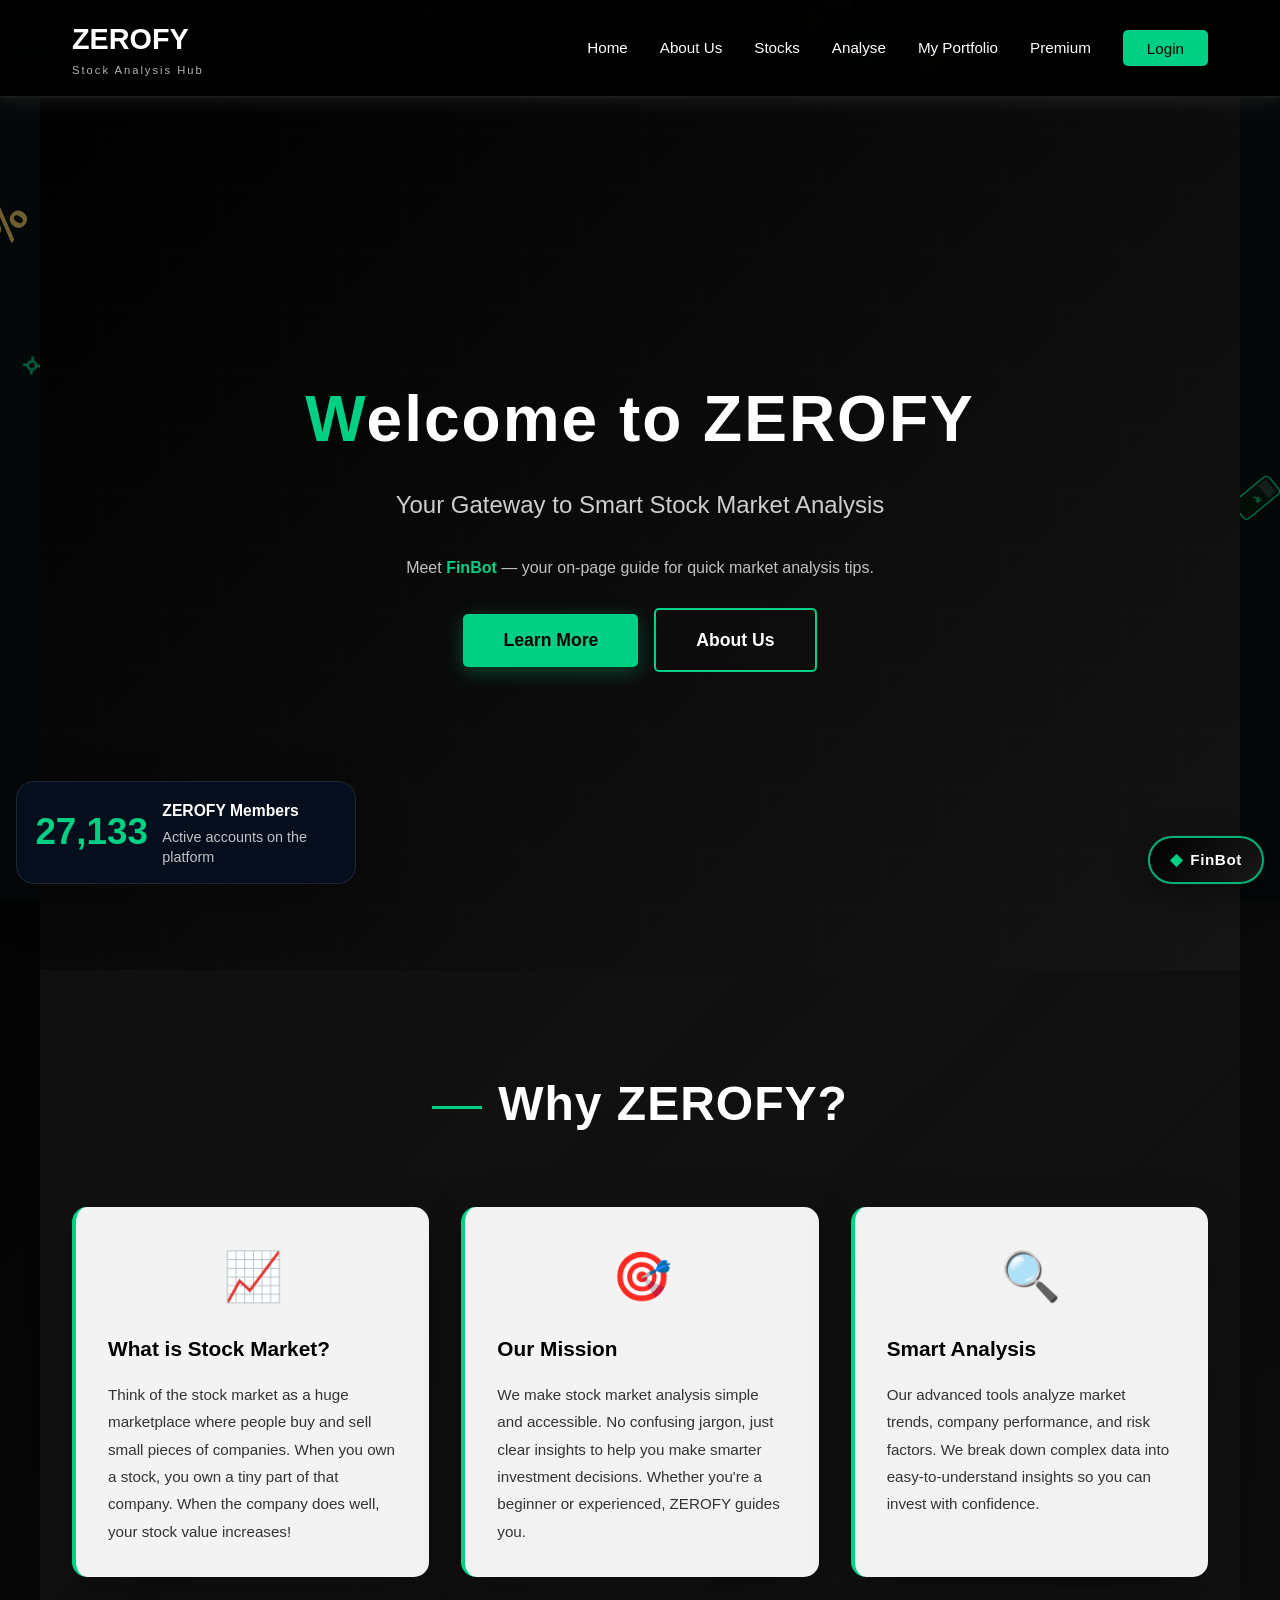
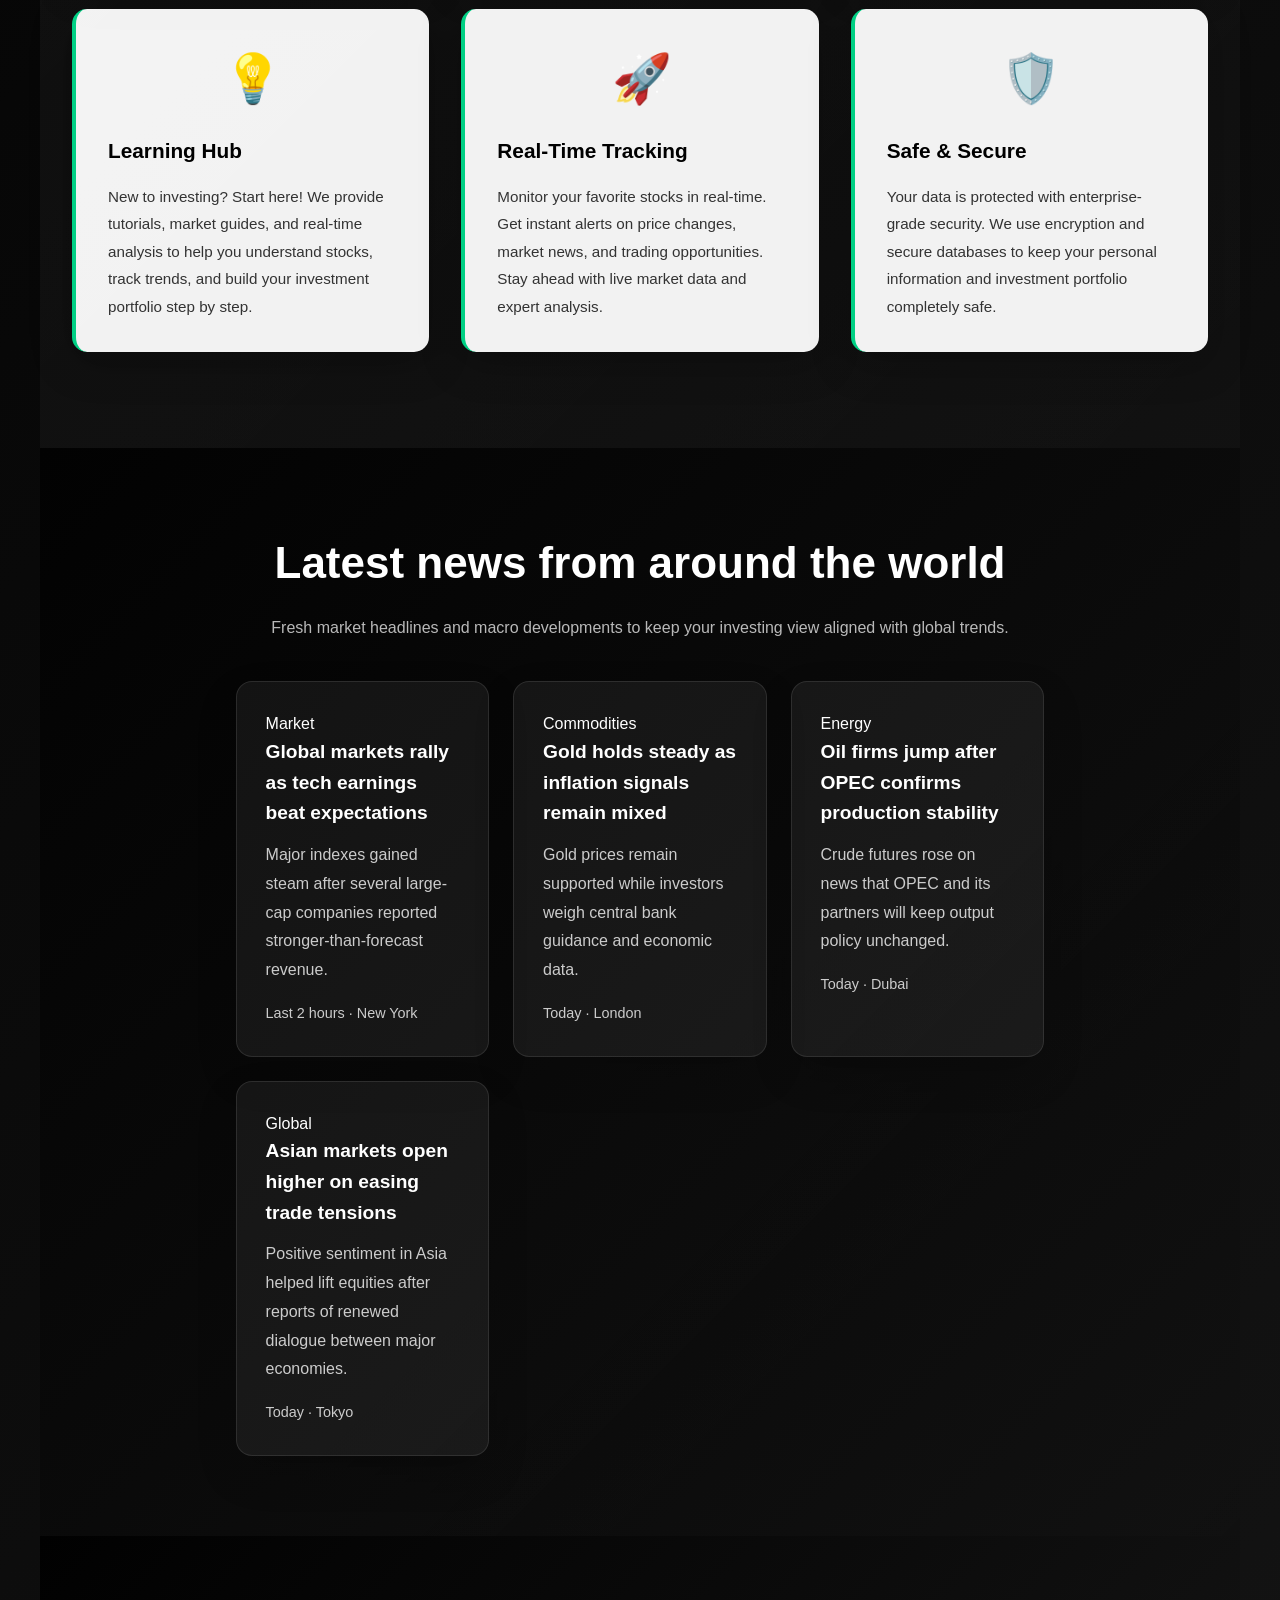
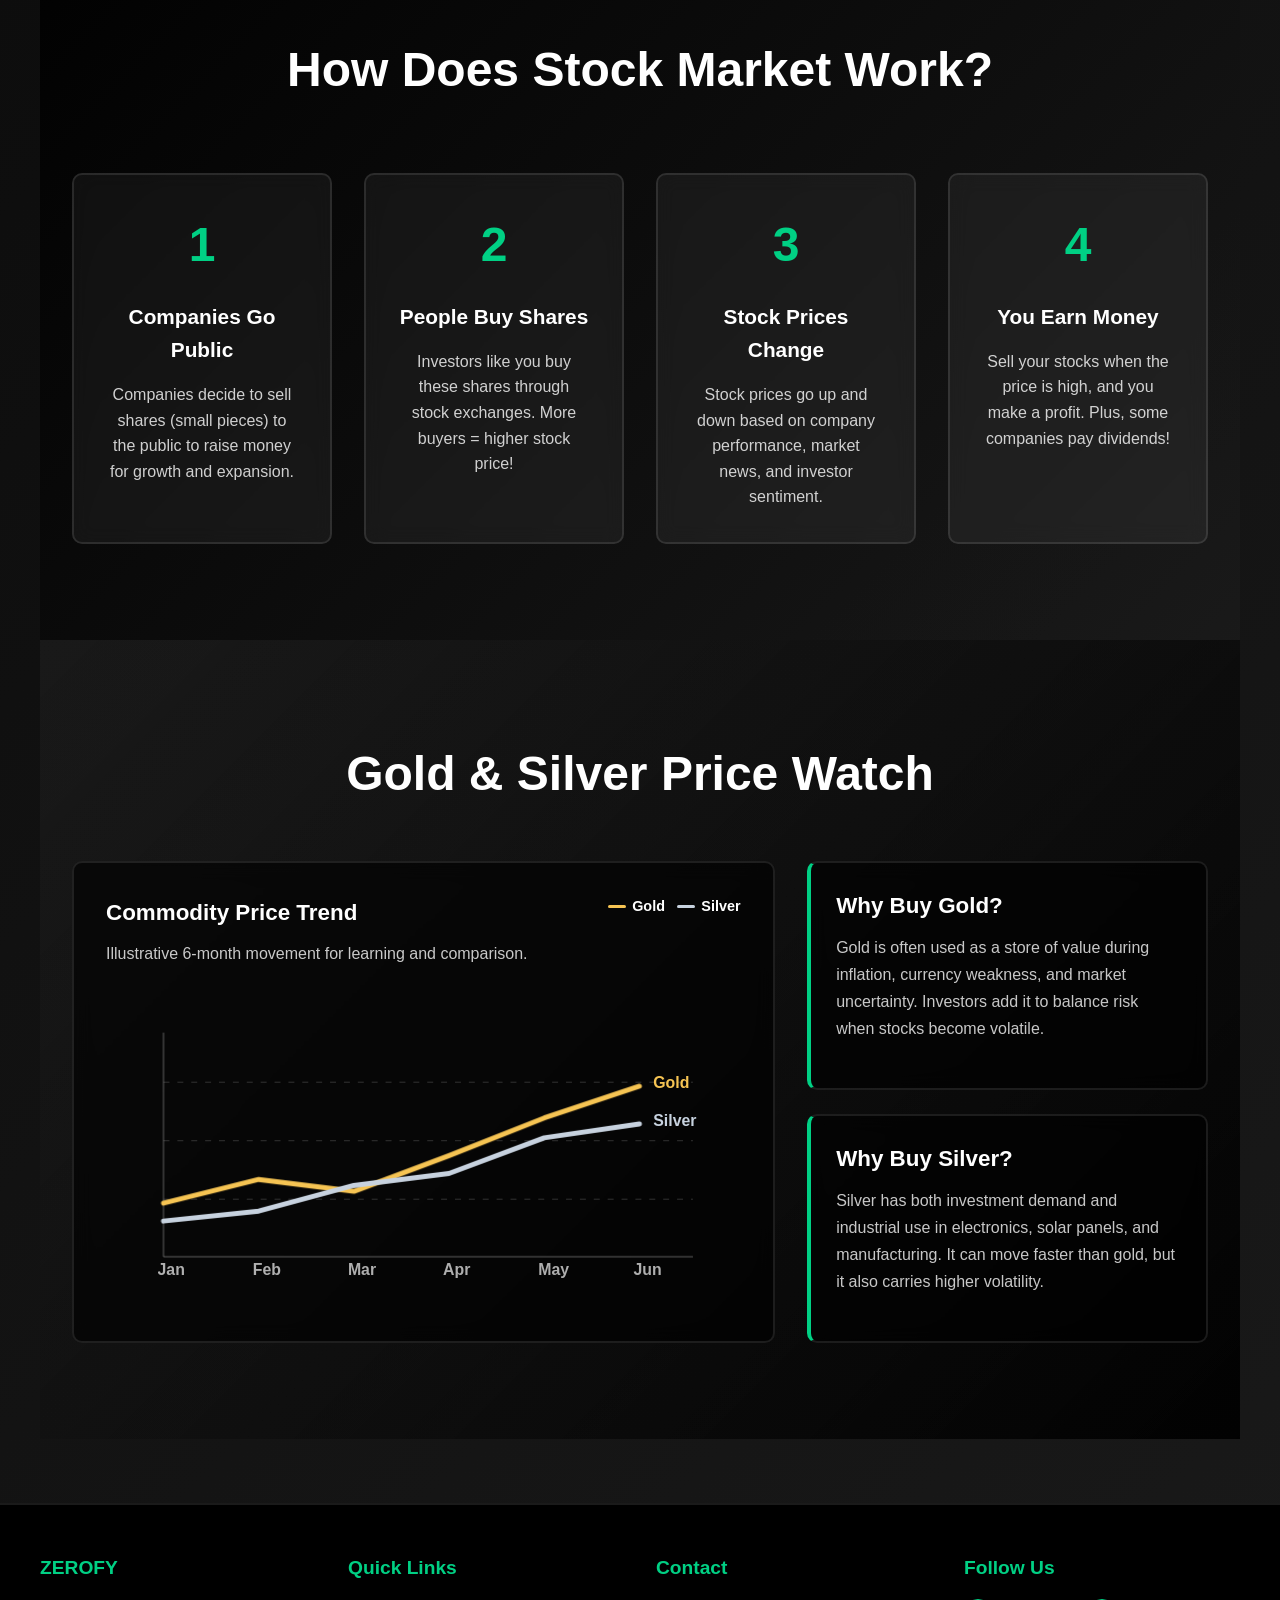
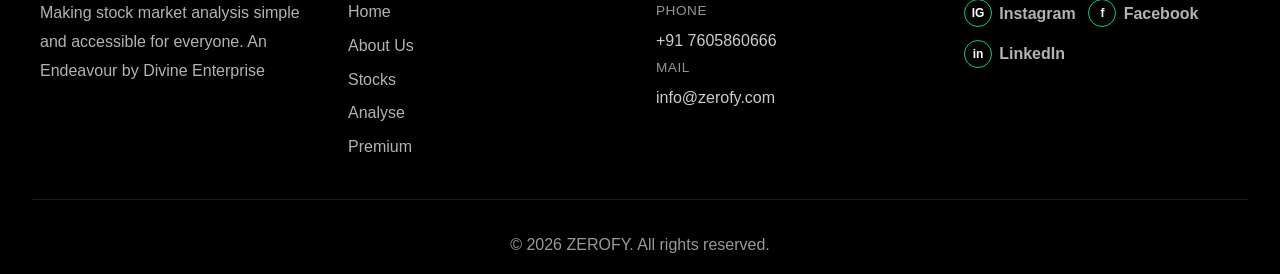
<file: index.html>
<!DOCTYPE html>
<html lang="en">

<head>
    <meta charset="UTF-8">
    <meta name="viewport" content="width=device-width, initial-scale=1.0">
    <title>ZEROFY - Stock Market Analysis Firm</title>
    <link rel="stylesheet" href="styles.css">
</head>

<body>
    <!-- Navigation Bar -->
    <nav class="navbar">
        <div class="navbar-container">
            <div class="navbar-logo">
                <a href="#home">ZEROFY</a>
                <span class="logo-subtitle">Stock Analysis Hub</span>
            </div>
            <ul class="nav-menu" id="navMenu">
                <li class="nav-item">
                    <a href="#home" class="nav-link">Home</a>
                </li>
                <li class="nav-item">
                    <a href="about.html" class="nav-link">About Us</a>
                </li>
                <li class="nav-item">
                    <a href="stocks.html" class="nav-link">Stocks</a>
                </li>
                <li class="nav-item">
                    <a href="analyse.html" class="nav-link">Analyse</a>
                </li>
                <li class="nav-item">
                    <a href="portfolio.html" class="nav-link">My Portfolio</a>
                </li>
                <li class="nav-item" id="premiumNavItem">
                    <a href="premium.html" class="nav-link">Premium</a>
                </li>
                <li class="nav-item" id="profileNavItem" style="display: none;">
                    <a href="profile.html" class="nav-link">Profile</a>
                </li>
                <li class="nav-item" id="loginItem">
                    <a href="login.html" class="nav-link login-btn">Login</a>
                </li>
            </ul>
            <button type="button" class="hamburger" id="hamburger" aria-label="Open menu" aria-expanded="false" aria-controls="navMenu">
                <span></span>
                <span></span>
                <span></span>
            </button>
        </div>
        <div class="nav-backdrop" id="navBackdrop" aria-hidden="true"></div>
    </nav>

    <!-- Interactive Background Canvas -->
    <canvas id="stockBackground"></canvas>

    <!-- Main Content -->
    <main>
        <!-- Home Section -->
        <section id="home" class="section hero-section animate-on-scroll">
            <div class="hero-content animate-on-scroll">
                <h1>Welcome to ZEROFY</h1>
                <p class="hero-subtitle">Your Gateway to Smart Stock Market Analysis</p>
                <p class="hero-finbot-tagline">Meet <strong>FinBot</strong> — your on-page guide for quick market analysis tips.</p>
                <div class="hero-actions">
                    <button type="button" class="cta-button" onclick="scrollToSection('about')">Learn More</button>
                    <a href="about.html" class="cta-button cta-button-secondary">About Us</a>
                </div>
            </div>

        </section>

        <div id="userCountFloater" class="user-count-floater animate-on-scroll" aria-live="polite">
            <div class="user-count-number" id="userCountValue">0</div>
            <div class="user-count-text">
                <strong>ZEROFY Members</strong>
                <span>Active accounts on the platform</span>
            </div>
        </div>

        <div id="finbot" class="finbot" aria-label="FinBot analysis assistant">
            <button type="button" id="finbotToggle" class="finbot-toggle" aria-expanded="false" aria-controls="finbotPanel">
                <span class="finbot-toggle-icon" aria-hidden="true">◆</span>
                <span class="finbot-toggle-label">FinBot</span>
            </button>
            <div id="finbotPanel" class="finbot-panel" role="dialog" aria-modal="true" aria-labelledby="finbotTitle" hidden>
                <div class="finbot-header">
                    <div>
                        <h2 id="finbotTitle" class="finbot-title">FinBot</h2>
                        <p class="finbot-subtitle">Market analysis assistant</p>
                    </div>
                    <button type="button" id="finbotClose" class="finbot-close" aria-label="Close FinBot">&times;</button>
                </div>
                <div id="finbotMessages" class="finbot-messages" role="log"></div>
                <form id="finbotForm" class="finbot-form">
                    <label for="finbotInput" class="visually-hidden">Message FinBot</label>
                    <input type="text" id="finbotInput" class="finbot-input" placeholder="Ask about stocks, risk, gold…" autocomplete="off" maxlength="500">
                    <button type="submit" class="finbot-send">Send</button>
                </form>
            </div>
        </div>

        <!-- About Section with Floaters -->
        <section id="about" class="section about-section animate-on-scroll">
            <h2>Why ZEROFY?</h2>

            <div class="floaters-container animate-on-scroll">
                <div class="floater floater-1">
                    <div class="floater-icon">📈</div>
                    <h3>What is Stock Market?</h3>
                    <p>Think of the stock market as a huge marketplace where people buy and sell small pieces of companies. When you own a stock, you own a tiny part of that company. When the company does well, your stock value increases!</p>
                </div>

                <div class="floater floater-2">
                    <div class="floater-icon">🎯</div>
                    <h3>Our Mission</h3>
                    <p>We make stock market analysis simple and accessible. No confusing jargon, just clear insights to help you make smarter investment decisions. Whether you're a beginner or experienced, ZEROFY guides you.</p>
                </div>

                <div class="floater floater-3">
                    <div class="floater-icon">🔍</div>
                    <h3>Smart Analysis</h3>
                    <p>Our advanced tools analyze market trends, company performance, and risk factors. We break down complex data into easy-to-understand insights so you can invest with confidence.</p>
                </div>

                <div class="floater floater-4">
                    <div class="floater-icon">💡</div>
                    <h3>Learning Hub</h3>
                    <p>New to investing? Start here! We provide tutorials, market guides, and real-time analysis to help you understand stocks, track trends, and build your investment portfolio step by step.</p>
                </div>

                <div class="floater floater-5">
                    <div class="floater-icon">🚀</div>
                    <h3>Real-Time Tracking</h3>
                    <p>Monitor your favorite stocks in real-time. Get instant alerts on price changes, market news, and trading opportunities. Stay ahead with live market data and expert analysis.</p>
                </div>

                <div class="floater floater-6">
                    <div class="floater-icon">🛡️</div>
                    <h3>Safe & Secure</h3>
                    <p>Your data is protected with enterprise-grade security. We use encryption and secure databases to keep your personal information and investment portfolio completely safe.</p>
                </div>
            </div>
        </section>

        <section id="latest-news" class="section news-section animate-on-scroll">
            <h2>Latest news from around the world</h2>
            <p class="news-intro">Fresh market headlines and macro developments to keep your investing view aligned with global trends.</p>
            <div class="news-grid">
                <article class="news-card animate-on-scroll">
                    <span class="news-tag">Market</span>
                    <h3>Global markets rally as tech earnings beat expectations</h3>
                    <p>Major indexes gained steam after several large-cap companies reported stronger-than-forecast revenue.</p>
                    <p class="news-meta">Last 2 hours · New York</p>
                </article>
                <article class="news-card animate-on-scroll">
                    <span class="news-tag">Commodities</span>
                    <h3>Gold holds steady as inflation signals remain mixed</h3>
                    <p>Gold prices remain supported while investors weigh central bank guidance and economic data.</p>
                    <p class="news-meta">Today · London</p>
                </article>
                <article class="news-card animate-on-scroll">
                    <span class="news-tag">Energy</span>
                    <h3>Oil firms jump after OPEC confirms production stability</h3>
                    <p>Crude futures rose on news that OPEC and its partners will keep output policy unchanged.</p>
                    <p class="news-meta">Today · Dubai</p>
                </article>
                <article class="news-card animate-on-scroll">
                    <span class="news-tag">Global</span>
                    <h3>Asian markets open higher on easing trade tensions</h3>
                    <p>Positive sentiment in Asia helped lift equities after reports of renewed dialogue between major economies.</p>
                    <p class="news-meta">Today · Tokyo</p>
                </article>
            </div>
        </section>

        <!-- How Stock Market Works -->
        <section id="how-it-works" class="section info-section animate-on-scroll">
            <h2>How Does Stock Market Work?</h2>
            <div class="info-grid">
                <div class="info-card">
                    <div class="step-number">1</div>
                    <h3>Companies Go Public</h3>
                    <p>Companies decide to sell shares (small pieces) to the public to raise money for growth and expansion.</p>
                </div>
                <div class="info-card">
                    <div class="step-number">2</div>
                    <h3>People Buy Shares</h3>
                    <p>Investors like you buy these shares through stock exchanges. More buyers = higher stock price!</p>
                </div>
                <div class="info-card">
                    <div class="step-number">3</div>
                    <h3>Stock Prices Change</h3>
                    <p>Stock prices go up and down based on company performance, market news, and investor sentiment.</p>
                </div>
                <div class="info-card">
                    <div class="step-number">4</div>
                    <h3>You Earn Money</h3>
                    <p>Sell your stocks when the price is high, and you make a profit. Plus, some companies pay dividends!</p>
                </div>
            </div>
        </section>

        <!-- Commodities Section -->
        <section id="commodities" class="section commodities-section animate-on-scroll">
            <h2>Gold & Silver Price Watch</h2>
            <div class="commodities-layout">
                <div class="commodity-chart-panel">
                    <div class="commodity-chart-header">
                        <div>
                            <h3>Commodity Price Trend</h3>
                            <p>Illustrative 6-month movement for learning and comparison.</p>
                        </div>
                        <div class="commodity-legend">
                            <span class="legend-item gold-line">Gold</span>
                            <span class="legend-item silver-line">Silver</span>
                        </div>
                    </div>
                    <svg class="commodity-chart animate-on-scroll" viewbox="0 0 640 320" role="img" aria-label="Gold and silver price trend graph">
                        <line x1="58" y1="42" x2="58" y2="268" class="chart-axis" />
                        <line x1="58" y1="268" x2="592" y2="268" class="chart-axis" />
                        <line x1="58" y1="92" x2="592" y2="92" class="chart-grid" />
                        <line x1="58" y1="151" x2="592" y2="151" class="chart-grid" />
                        <line x1="58" y1="210" x2="592" y2="210" class="chart-grid" />
                        <polyline class="gold-trend" points="58,214 154,190 250,202 346,166 442,128 538,96" />
                        <polyline class="silver-trend" points="58,232 154,222 250,196 346,184 442,148 538,134" />
                        <text x="52" y="286" class="chart-label">Jan</text>
                        <text x="148" y="286" class="chart-label">Feb</text>
                        <text x="244" y="286" class="chart-label">Mar</text>
                        <text x="340" y="286" class="chart-label">Apr</text>
                        <text x="436" y="286" class="chart-label">May</text>
                        <text x="532" y="286" class="chart-label">Jun</text>
                        <text x="552" y="98" class="gold-label">Gold</text>
                        <text x="552" y="136" class="silver-label">Silver</text>
                    </svg>
                </div>

                <div class="commodity-info">
                    <div class="commodity-card">
                        <h3>Why Buy Gold?</h3>
                        <p>Gold is often used as a store of value during inflation, currency weakness, and market uncertainty. Investors add it to balance risk when stocks become volatile.</p>
                    </div>
                    <div class="commodity-card">
                        <h3>Why Buy Silver?</h3>
                        <p>Silver has both investment demand and industrial use in electronics, solar panels, and manufacturing. It can move faster than gold, but it also carries higher volatility.</p>
                    </div>
                </div>
            </div>
        </section>
    </main>

    <div id="logoutPage" class="page-section" style="display:none;">
        <section class="section">
            <h2>You have been logged out.</h2>
            <p>Thank you for using ZEROFY. <a href="#home">Return to Home</a></p>
        </section>
    </div>

    <!-- Footer -->
    <footer class="footer">
        <div class="footer-content">
            <div class="footer-section">
                <h4>ZEROFY</h4>
                <p>Making stock market analysis simple and accessible for everyone. An Endeavour by Divine Enterprise </p>
            </div>
            <div class="footer-section">
                <h4>Quick Links</h4>
                <ul>
                    <li><a href="#home">Home</a></li>
                    <li><a href="about.html">About Us</a></li>
                    <li><a href="stocks.html">Stocks</a></li>
                    <li><a href="analyse.html">Analyse</a></li>
                    <li><a href="premium.html">Premium</a></li>
                </ul>
            </div>
            <div class="footer-section">
                <h4>Contact</h4>
                <p class="footer-contact-item"><span>Phone</span><a href="tel:+917605860666">+91 7605860666</a></p>
                <p class="footer-contact-item"><span>Mail</span><a href="mailto:info@zerofy.com">info@zerofy.com</a></p>
            </div>
            <div class="footer-section">
                <h4>Follow Us</h4>
                <div class="social-links">
                    <a href="" target="_blank" rel="noopener noreferrer" aria-label="ZEROFY on Instagram"><span class="social-icon">IG</span>Instagram</a>
                    <a href="" target="_blank" rel="noopener noreferrer" aria-label="ZEROFY on Facebook"><span class="social-icon">f</span>Facebook</a>
                    <a href="" target="_blank" rel="noopener noreferrer" aria-label="ZEROFY on LinkedIn"><span class="social-icon">in</span>LinkedIn</a>
                </div>
            </div>
        </div>
        <div class="footer-bottom">
            <p>&copy; 2026 ZEROFY. All rights reserved.</p>
        </div>
    </footer>

    <script src="script.js"></script>
</body>

</html>
</file>
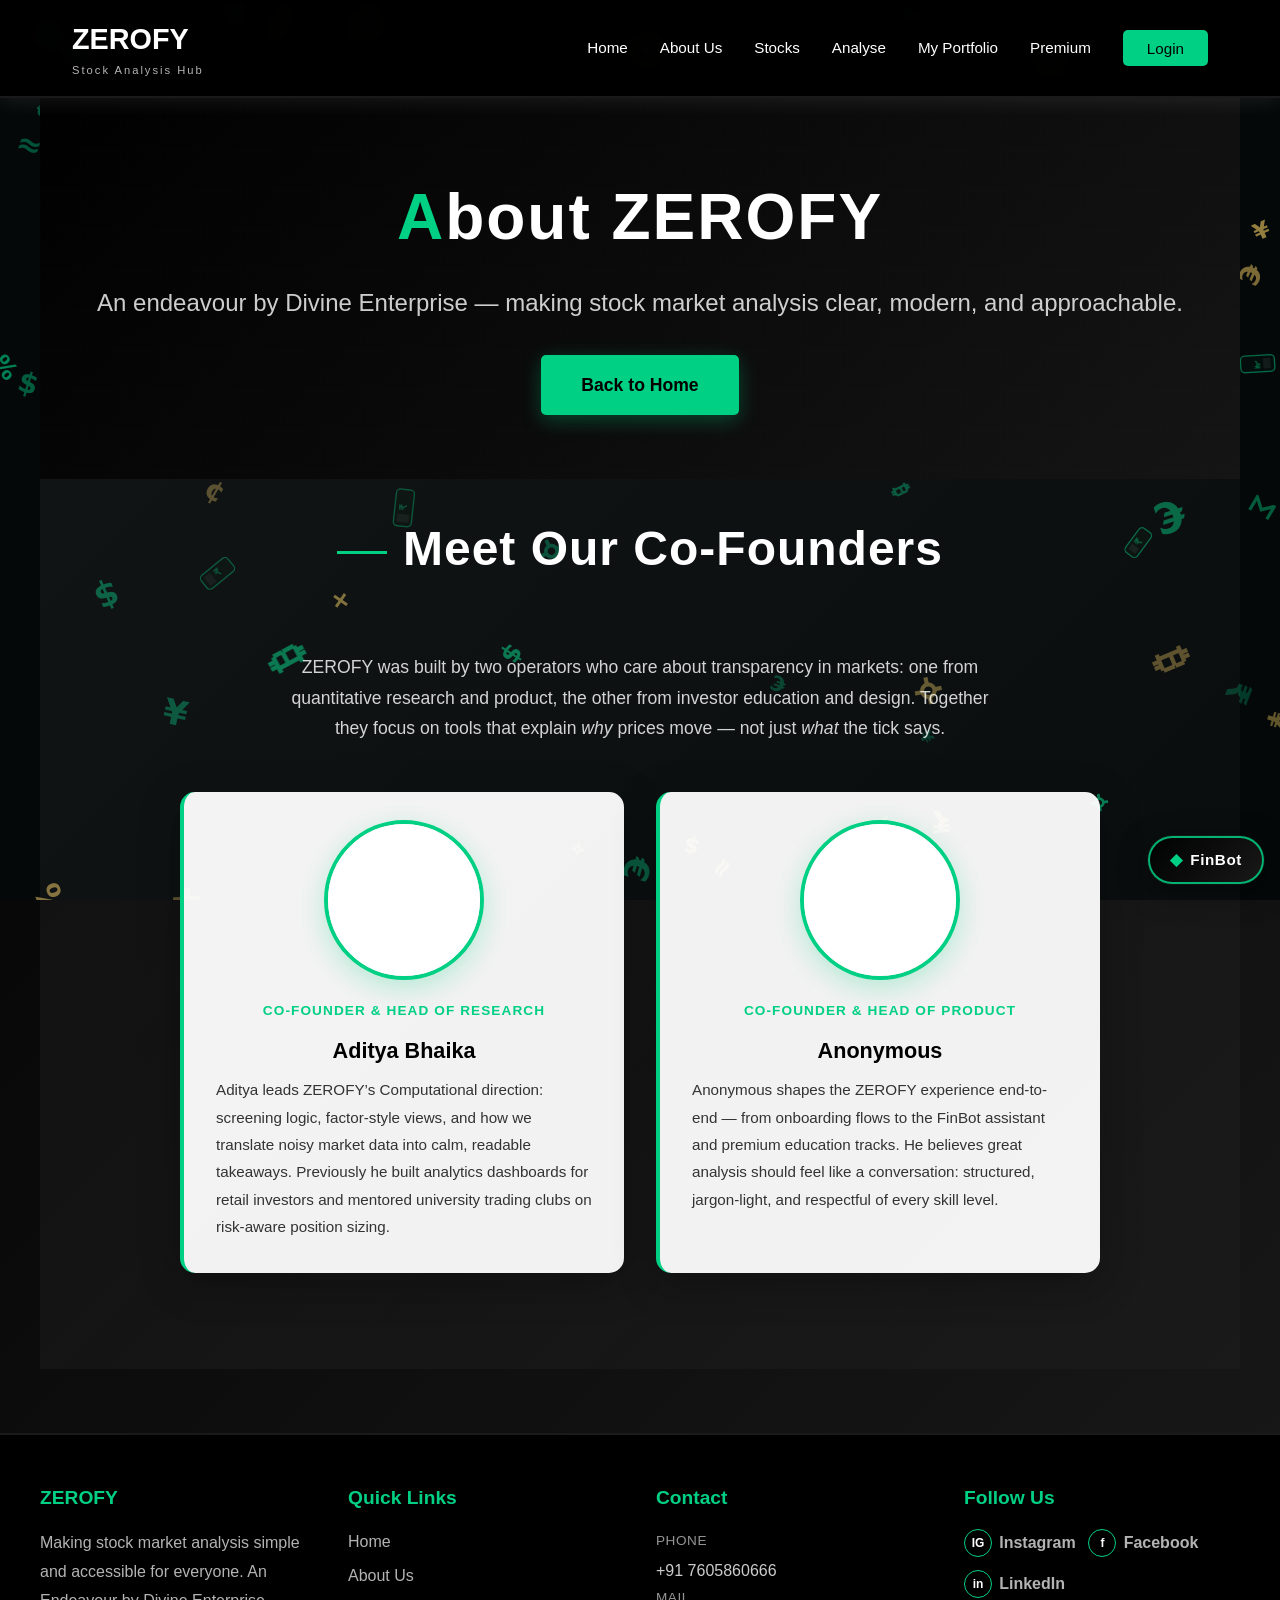
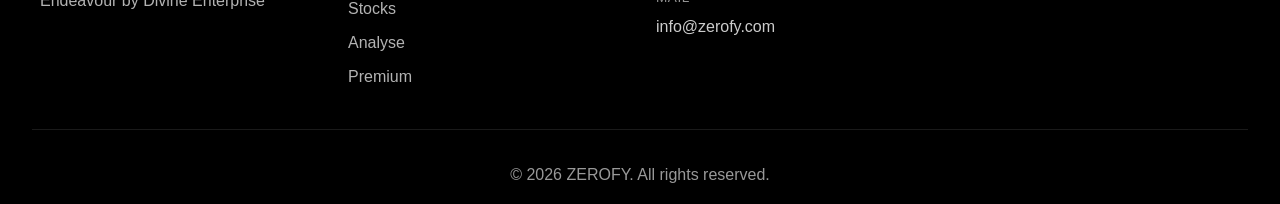
<file: about.html>
<!DOCTYPE html>
<html lang="en">

<head>
    <meta charset="UTF-8">
    <meta name="viewport" content="width=device-width, initial-scale=1.0">
    <title>About Us — ZEROFY</title>
    <link rel="stylesheet" href="styles.css">
</head>

<body>
    <nav class="navbar">
        <div class="navbar-container">
            <div class="navbar-logo">
                <a href="index.html#home">ZEROFY</a>
                <span class="logo-subtitle">Stock Analysis Hub</span>
            </div>
            <ul class="nav-menu" id="navMenu">
                <li class="nav-item">
                    <a href="index.html#home" class="nav-link">Home</a>
                </li>
                <li class="nav-item">
                    <a href="about.html" class="nav-link" aria-current="page">About Us</a>
                </li>
                <li class="nav-item">
                    <a href="stocks.html" class="nav-link">Stocks</a>
                </li>
                <li class="nav-item">
                    <a href="analyse.html" class="nav-link">Analyse</a>
                </li>
                <li class="nav-item">
                    <a href="portfolio.html" class="nav-link">My Portfolio</a>
                </li>
                <li class="nav-item" id="premiumNavItem">
                    <a href="premium.html" class="nav-link">Premium</a>
                </li>
                <li class="nav-item" id="profileNavItem" style="display: none;">
                    <a href="profile.html" class="nav-link">Profile</a>
                </li>
                <li class="nav-item" id="loginItem">
                    <a href="login.html" class="nav-link login-btn">Login</a>
                </li>
            </ul>
            <button type="button" class="hamburger" id="hamburger" aria-label="Open menu" aria-expanded="false" aria-controls="navMenu">
                <span></span>
                <span></span>
                <span></span>
            </button>
        </div>
        <div class="nav-backdrop" id="navBackdrop" aria-hidden="true"></div>
    </nav>

    <canvas id="stockBackground"></canvas>

    <main>
        <section class="section hero-section about-hero-page">
            <div class="hero-content">
                <h1>About ZEROFY</h1>
                <p class="hero-subtitle">An endeavour by Divine Enterprise — making stock market analysis clear, modern, and approachable.</p>
                <a href="index.html#home" class="cta-button">Back to Home</a>
            </div>
        </section>

        <section class="section about-section about-founders-section">
            <h2>Meet Our Co-Founders</h2>
            <p class="about-page-intro">
                ZEROFY was built by two operators who care about transparency in markets: one from quantitative research and product, the other from investor education and design. Together they focus on tools that explain <em>why</em> prices move — not
                just <em>what</em> the tick says.
            </p>

            <div class="floaters-container floaters-container--founders">
                <article class="floater floater-1 floater-founder">
                    <div class="founder-photo-wrap">
                        <img class="founder-photo" src="[data-uri]" alt="Portrait of Aditya Bhaika, Co-founder" width="320" height="320" loading="lazy">
                    </div>
                    <span class="founder-role">Co-founder &amp; Head of Research</span>
                    <h3>Aditya Bhaika</h3>
                    <p>
                        Aditya leads ZEROFY’s Computational direction: screening logic, factor-style views, and how we translate noisy market data into calm, readable takeaways. Previously he built analytics dashboards for retail investors and mentored university trading clubs
                        on risk-aware position sizing.
                    </p>
                </article>

                <article class="floater floater-2 floater-founder">
                    <div class="founder-photo-wrap">
                        <img class="founder-photo" src="[data-uri]" alt="Portrait of Kavya Nair, Co-founder" width="320" height="320" loading="lazy">
                    </div>
                    <span class="founder-role">Co-founder &amp; Head of Product</span>
                    <h3>Anonymous</h3>
                    <p>
                        Anonymous shapes the ZEROFY experience end-to-end — from onboarding flows to the FinBot assistant and premium education tracks. He believes great analysis should feel like a conversation: structured, jargon-light, and respectful of every skill level.
                    </p>
                </article>
            </div>
        </section>
    </main>

    <div id="finbot" class="finbot" aria-label="FinBot analysis assistant">
        <button type="button" id="finbotToggle" class="finbot-toggle" aria-expanded="false" aria-controls="finbotPanel">
            <span class="finbot-toggle-icon" aria-hidden="true">◆</span>
            <span class="finbot-toggle-label">FinBot</span>
        </button>
        <div id="finbotPanel" class="finbot-panel" role="dialog" aria-modal="true" aria-labelledby="finbotTitle" hidden>
            <div class="finbot-header">
                <div>
                    <h2 id="finbotTitle" class="finbot-title">FinBot</h2>
                    <p class="finbot-subtitle">Market analysis assistant</p>
                </div>
                <button type="button" id="finbotClose" class="finbot-close" aria-label="Close FinBot">&times;</button>
            </div>
            <div id="finbotMessages" class="finbot-messages" role="log"></div>
            <form id="finbotForm" class="finbot-form">
                <label for="finbotInput" class="visually-hidden">Message FinBot</label>
                <input type="text" id="finbotInput" class="finbot-input" placeholder="Ask about stocks, risk, gold…" autocomplete="off" maxlength="500">
                <button type="submit" class="finbot-send">Send</button>
            </form>
        </div>
    </div>

    <footer class="footer">
        <div class="footer-content">
            <div class="footer-section">
                <h4>ZEROFY</h4>
                <p>Making stock market analysis simple and accessible for everyone. An Endeavour by Divine Enterprise</p>
            </div>
            <div class="footer-section">
                <h4>Quick Links</h4>
                <ul>
                    <li><a href="index.html#home">Home</a></li>
                    <li><a href="about.html">About Us</a></li>
                    <li><a href="stocks.html">Stocks</a></li>
                    <li><a href="analyse.html">Analyse</a></li>
                    <li><a href="premium.html">Premium</a></li>
                </ul>
            </div>
            <div class="footer-section">
                <h4>Contact</h4>
                <p class="footer-contact-item"><span>Phone</span><a href="tel:+917605860666">+91 7605860666</a></p>
                <p class="footer-contact-item"><span>Mail</span><a href="mailto:info@zerofy.com">info@zerofy.com</a></p>
            </div>
            <div class="footer-section">
                <h4>Follow Us</h4>
                <div class="social-links">
                    <a href="" target="_blank" rel="noopener noreferrer" aria-label="ZEROFY on Instagram"><span class="social-icon">IG</span>Instagram</a>
                    <a href="" target="_blank" rel="noopener noreferrer" aria-label="ZEROFY on Facebook"><span class="social-icon">f</span>Facebook</a>
                    <a href="" target="_blank" rel="noopener noreferrer" aria-label="ZEROFY on LinkedIn"><span class="social-icon">in</span>LinkedIn</a>
                </div>
            </div>
        </div>
        <div class="footer-bottom">
            <p>&copy; 2026 ZEROFY. All rights reserved.</p>
        </div>
    </footer>

    <script src="script.js"></script>
</body>

</html>
</file>
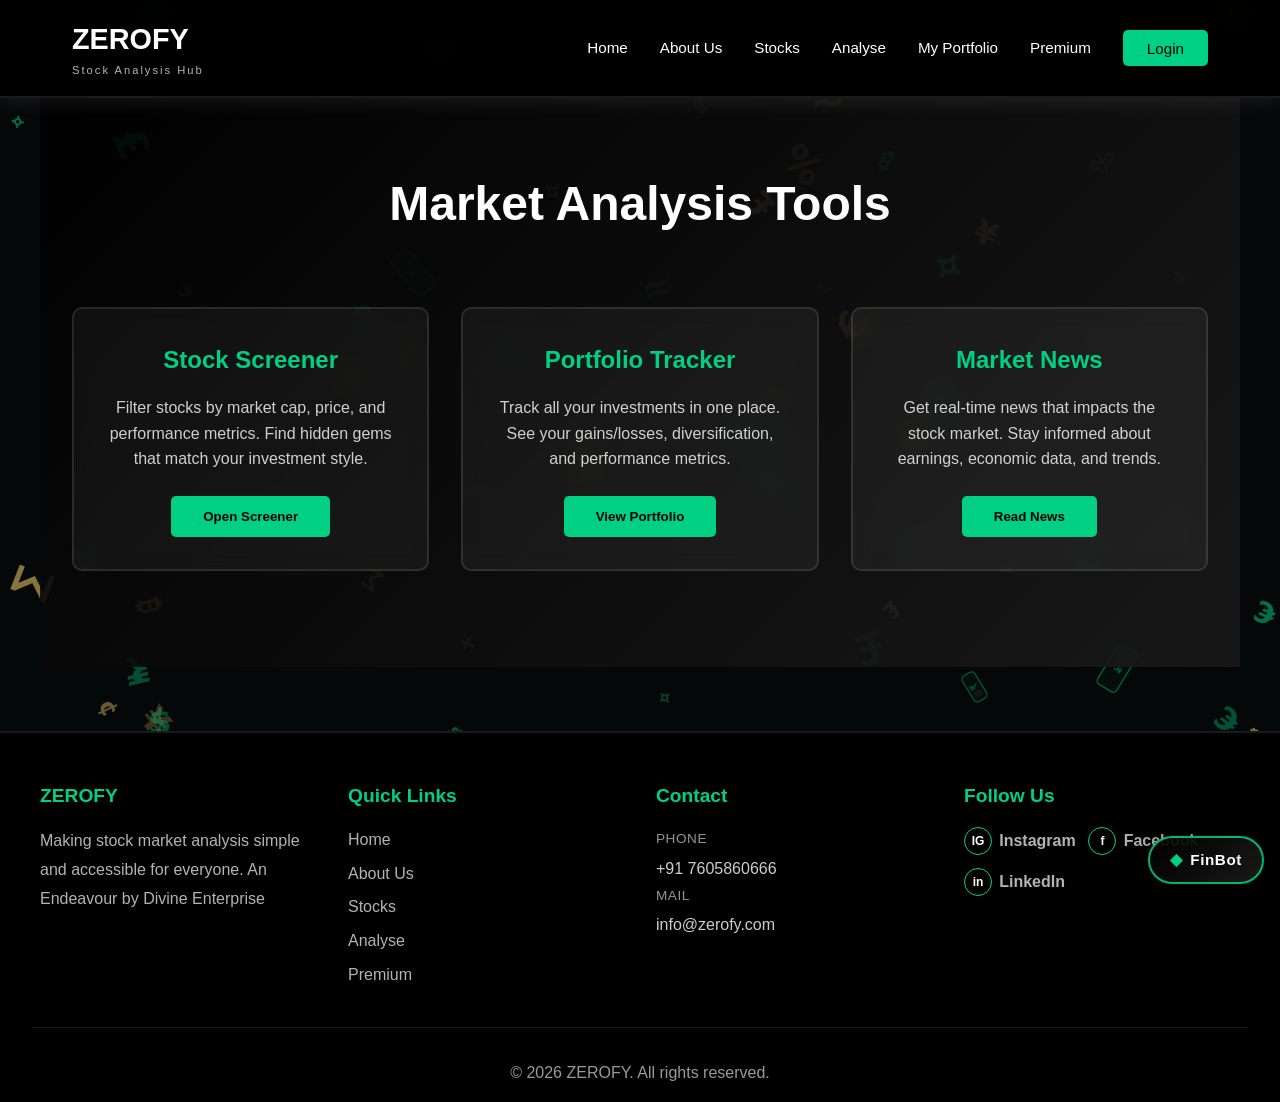
<file: analyse.html>
<!DOCTYPE html>
<html lang="en">

<head>
    <meta charset="UTF-8">
    <meta name="viewport" content="width=device-width, initial-scale=1.0">
    <title>Market Analysis — ZEROFY</title>
    <link rel="stylesheet" href="styles.css">
</head>

<body>
    <nav class="navbar">
        <div class="navbar-container">
            <div class="navbar-logo">
                <a href="index.html#home">ZEROFY</a>
                <span class="logo-subtitle">Stock Analysis Hub</span>
            </div>
            <ul class="nav-menu" id="navMenu">
                <li class="nav-item"><a href="index.html#home" class="nav-link">Home</a></li>
                <li class="nav-item"><a href="about.html" class="nav-link">About Us</a></li>
                <li class="nav-item"><a href="stocks.html" class="nav-link">Stocks</a></li>
                <li class="nav-item"><a href="analyse.html" class="nav-link" aria-current="page">Analyse</a></li>
                <li class="nav-item"><a href="portfolio.html" class="nav-link">My Portfolio</a></li>
                <li class="nav-item" id="premiumNavItem"><a href="premium.html" class="nav-link">Premium</a></li>
                <li class="nav-item" id="profileNavItem" style="display: none;">
                    <a href="profile.html" class="nav-link">Profile</a>
                </li>
                <li class="nav-item" id="loginItem">
                    <a href="login.html" class="nav-link login-btn">Login</a>
                </li>
            </ul>
            <button type="button" class="hamburger" id="hamburger" aria-label="Open menu" aria-expanded="false" aria-controls="navMenu">
                <span></span><span></span><span></span>
            </button>
        </div>
        <div class="nav-backdrop" id="navBackdrop" aria-hidden="true"></div>
    </nav>

    <canvas id="stockBackground"></canvas>

    <main>
        <section class="section analyse-section">
            <h2>Market Analysis Tools</h2>
            <div class="analysis-tools">
                <div class="tool-card">
                    <h3>Stock Screener</h3>
                    <p>Filter stocks by market cap, price, and performance metrics. Find hidden gems that match your investment style.</p>
                    <button type="button" class="tool-btn">Open Screener</button>
                </div>
                <div class="tool-card">
                    <h3>Portfolio Tracker</h3>
                    <p>Track all your investments in one place. See your gains/losses, diversification, and performance metrics.</p>
                    <button type="button" class="tool-btn">View Portfolio</button>
                </div>
                <div class="tool-card">
                    <h3>Market News</h3>
                    <p>Get real-time news that impacts the stock market. Stay informed about earnings, economic data, and trends.</p>
                    <button type="button" class="tool-btn">Read News</button>
                </div>
            </div>
        </section>
    </main>

    <div id="finbot" class="finbot" aria-label="FinBot analysis assistant">
        <button type="button" id="finbotToggle" class="finbot-toggle" aria-expanded="false" aria-controls="finbotPanel">
            <span class="finbot-toggle-icon" aria-hidden="true">◆</span>
            <span class="finbot-toggle-label">FinBot</span>
        </button>
        <div id="finbotPanel" class="finbot-panel" role="dialog" aria-modal="true" aria-labelledby="finbotTitle" hidden>
            <div class="finbot-header">
                <div>
                    <h2 id="finbotTitle" class="finbot-title">FinBot</h2>
                    <p class="finbot-subtitle">Market analysis assistant</p>
                </div>
                <button type="button" id="finbotClose" class="finbot-close" aria-label="Close FinBot">&times;</button>
            </div>
            <div id="finbotMessages" class="finbot-messages" role="log"></div>
            <form id="finbotForm" class="finbot-form">
                <label for="finbotInput" class="visually-hidden">Message FinBot</label>
                <input type="text" id="finbotInput" class="finbot-input" placeholder="Ask about stocks, risk, gold…" autocomplete="off" maxlength="500">
                <button type="submit" class="finbot-send">Send</button>
            </form>
        </div>
    </div>

    <footer class="footer">
        <div class="footer-content">
            <div class="footer-section">
                <h4>ZEROFY</h4>
                <p>Making stock market analysis simple and accessible for everyone. An Endeavour by Divine Enterprise</p>
            </div>
            <div class="footer-section">
                <h4>Quick Links</h4>
                <ul>
                    <li><a href="index.html#home">Home</a></li>
                    <li><a href="about.html">About Us</a></li>
                    <li><a href="stocks.html">Stocks</a></li>
                    <li><a href="analyse.html">Analyse</a></li>
                    <li><a href="premium.html">Premium</a></li>
                </ul>
            </div>
            <div class="footer-section">
                <h4>Contact</h4>
                <p class="footer-contact-item"><span>Phone</span><a href="tel:+917605860666">+91 7605860666</a></p>
                <p class="footer-contact-item"><span>Mail</span><a href="mailto:info@zerofy.com">info@zerofy.com</a></p>
            </div>
            <div class="footer-section">
                <h4>Follow Us</h4>
                <div class="social-links">
                    <a href="" target="_blank" rel="noopener noreferrer" aria-label="ZEROFY on Instagram"><span class="social-icon">IG</span>Instagram</a>
                    <a href="" target="_blank" rel="noopener noreferrer" aria-label="ZEROFY on Facebook"><span class="social-icon">f</span>Facebook</a>
                    <a href="" target="_blank" rel="noopener noreferrer" aria-label="ZEROFY on LinkedIn"><span class="social-icon">in</span>LinkedIn</a>
                </div>
            </div>
        </div>
        <div class="footer-bottom">
            <p>&copy; 2026 ZEROFY. All rights reserved.</p>
        </div>
    </footer>

    <script src="script.js"></script>
</body>

</html>
</file>
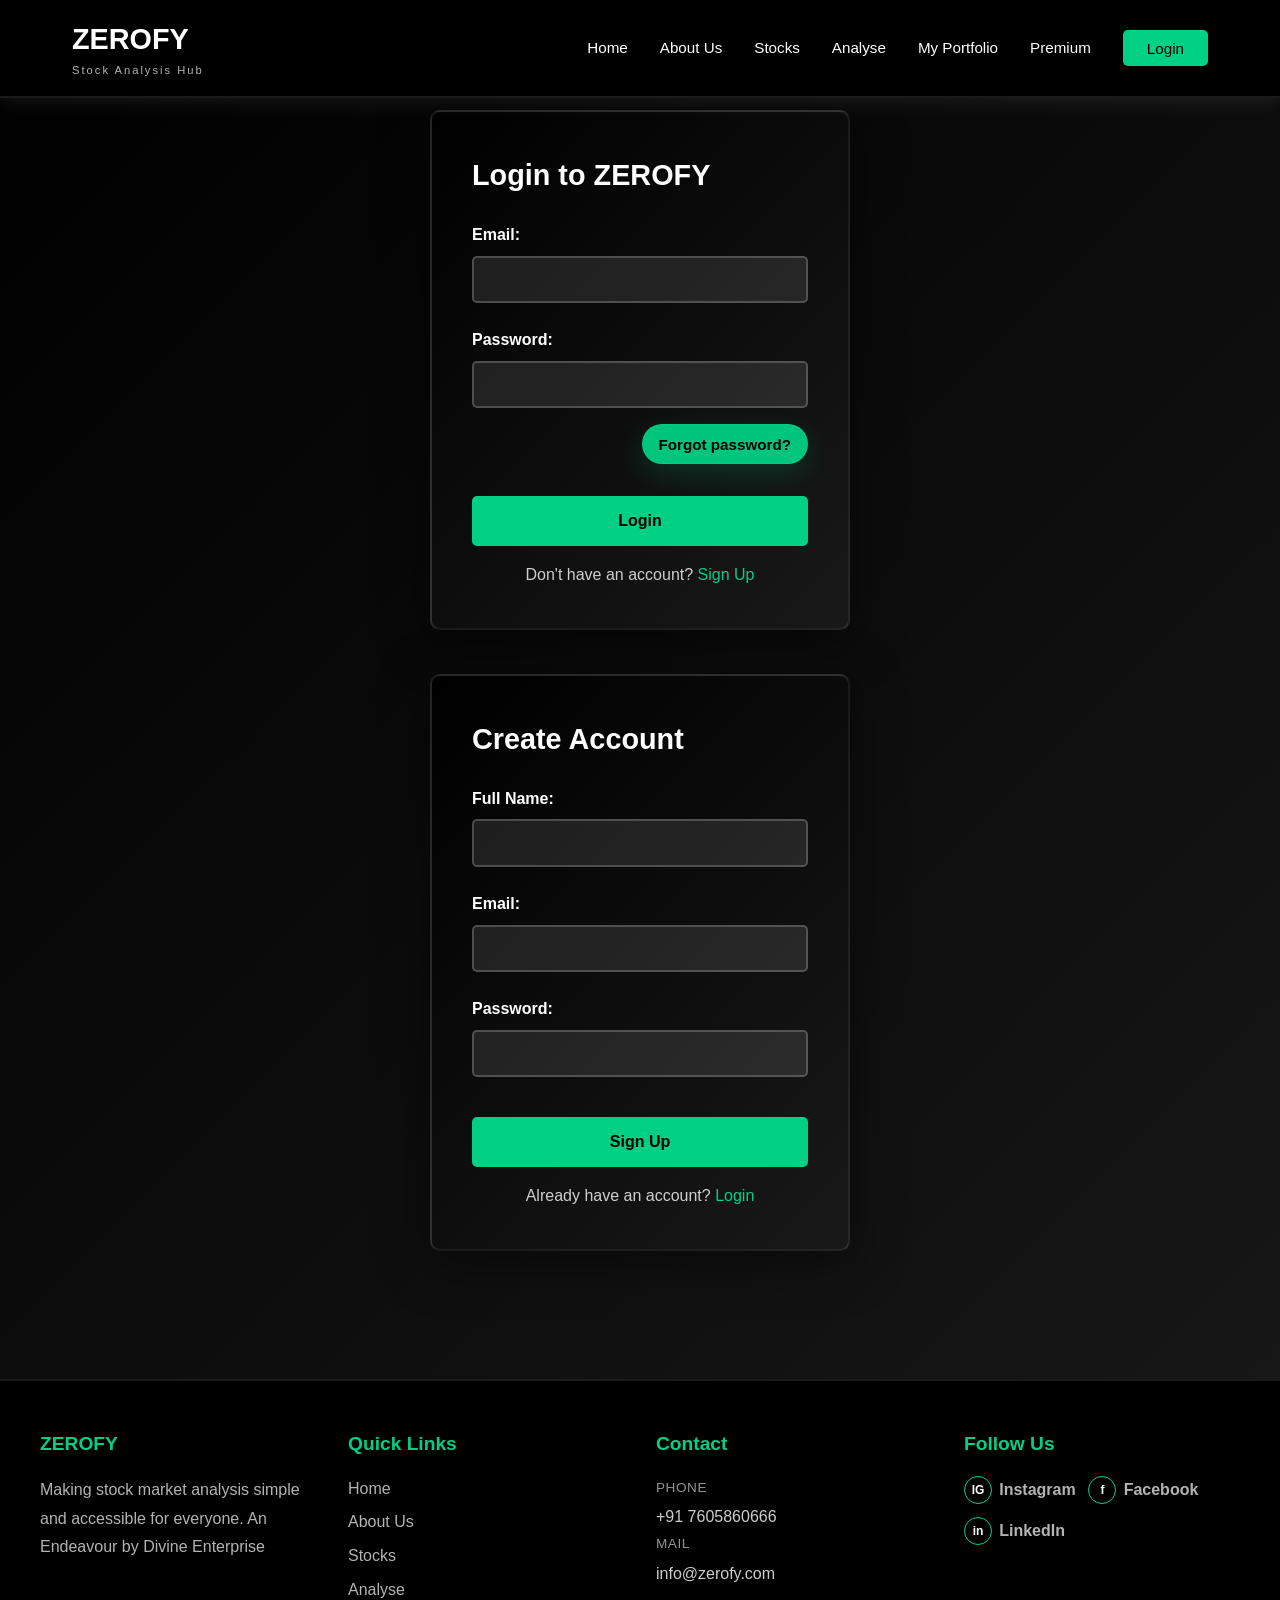
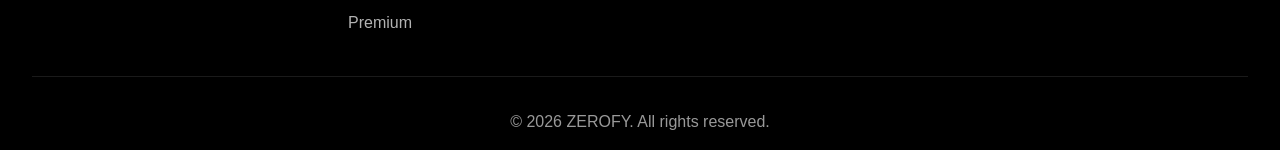
<file: login.html>
<!DOCTYPE html>
<html lang="en">

<head>
    <meta charset="UTF-8">
    <meta name="viewport" content="width=device-width, initial-scale=1.0">
    <title>Login — ZEROFY</title>
    <link rel="stylesheet" href="styles.css">
</head>

<body class="auth-page">
    <nav class="navbar">
        <div class="navbar-container">
            <div class="navbar-logo">
                <a href="index.html#home">ZEROFY</a>
                <span class="logo-subtitle">Stock Analysis Hub</span>
            </div>
            <ul class="nav-menu" id="navMenu">
                <li class="nav-item"><a href="index.html#home" class="nav-link">Home</a></li>
                <li class="nav-item"><a href="about.html" class="nav-link">About Us</a></li>
                <li class="nav-item"><a href="stocks.html" class="nav-link">Stocks</a></li>
                <li class="nav-item"><a href="analyse.html" class="nav-link">Analyse</a></li>
                <li class="nav-item"><a href="portfolio.html" class="nav-link">My Portfolio</a></li>
                <li class="nav-item" id="premiumNavItem"><a href="premium.html" class="nav-link">Premium</a></li>
                <li class="nav-item" id="profileNavItem" style="display: none;">
                    <a href="profile.html" class="nav-link">Profile</a>
                </li>
                <li class="nav-item" id="loginItem">
                    <a href="login.html" class="nav-link login-btn" aria-current="page">Login</a>
                </li>
            </ul>
            <button type="button" class="hamburger" id="hamburger" aria-label="Open menu" aria-expanded="false" aria-controls="navMenu">
                <span></span><span></span><span></span>
            </button>
        </div>
        <div class="nav-backdrop" id="navBackdrop" aria-hidden="true"></div>
    </nav>

    <main class="auth-main">
        <section id="login-section" class="section" style="min-height: auto; padding: 0;">
            <div class="modal-content auth-panel">
                <h2 style="color: var(--secondary-color); margin-bottom: 1.5rem;">Login to ZEROFY</h2>
                <form id="loginForm" onsubmit="handleLogin(event)">
                    <div class="form-group">
                        <label for="email">Email:</label>
                        <input type="email" id="email" name="email" required autocomplete="username">
                    </div>
                    <div class="form-group">
                        <label for="password">Password:</label>
                        <input type="password" id="password" name="password" required autocomplete="current-password">
                    </div>
                    <div class="forgot-password-text">
                        <button type="button" id="forgotPasswordLink" class="forgot-password-link" onclick="showForgotPassword(event)">Forgot password?</button>
                    </div>
                    <button type="submit" class="submit-btn">Login</button>
                    <p class="switch-form">Don't have an account? <a href="#signup-section" onclick="switchToSignup(); return false;">Sign Up</a></p>
                </form>
                <div id="forgotPasswordPanel" class="forgot-password-panel" hidden>
                    <p>Enter your email and we'll send reset instructions to your inbox.</p>
                    <form id="forgotPasswordForm" onsubmit="handleForgotPassword(event)">
                        <div class="form-group">
                            <label for="resetEmail">Email address</label>
                            <input type="email" id="resetEmail" name="resetEmail" required autocomplete="email">
                        </div>
                        <button type="submit" class="submit-btn">Send reset link</button>
                        <p class="switch-form"><a href="#" onclick="hideForgotPassword(event)">Back to login</a></p>
                    </form>
                </div>
            </div>
        </section>

        <section id="signup-section" class="section" style="min-height: auto; padding: 0;">
            <div class="modal-content auth-panel">
                <h2 style="color: var(--secondary-color); margin-bottom: 1.5rem;">Create Account</h2>
                <form id="signupForm" onsubmit="handleSignup(event)">
                    <div class="form-group">
                        <label for="signupName">Full Name:</label>
                        <input type="text" id="signupName" name="name" required autocomplete="name">
                    </div>
                    <div class="form-group">
                        <label for="signupEmail">Email:</label>
                        <input type="email" id="signupEmail" name="email" required autocomplete="email">
                    </div>
                    <div class="form-group">
                        <label for="signupPassword">Password:</label>
                        <input type="password" id="signupPassword" name="password" required autocomplete="new-password">
                    </div>
                    <button type="submit" class="submit-btn">Sign Up</button>
                    <p class="switch-form">Already have an account? <a href="#login-section" onclick="switchToLogin(); return false;">Login</a></p>
                </form>
            </div>
        </section>
    </main>

    <footer class="footer">
        <div class="footer-content">
            <div class="footer-section">
                <h4>ZEROFY</h4>
                <p>Making stock market analysis simple and accessible for everyone. An Endeavour by Divine Enterprise</p>
            </div>
            <div class="footer-section">
                <h4>Quick Links</h4>
                <ul>
                    <li><a href="index.html#home">Home</a></li>
                    <li><a href="about.html">About Us</a></li>
                    <li><a href="stocks.html">Stocks</a></li>
                    <li><a href="analyse.html">Analyse</a></li>
                    <li><a href="premium.html">Premium</a></li>
                </ul>
            </div>
            <div class="footer-section">
                <h4>Contact</h4>
                <p class="footer-contact-item"><span>Phone</span><a href="tel:+917605860666">+91 7605860666</a></p>
                <p class="footer-contact-item"><span>Mail</span><a href="mailto:info@zerofy.com">info@zerofy.com</a></p>
            </div>
            <div class="footer-section">
                <h4>Follow Us</h4>
                <div class="social-links">
                    <a href="" target="_blank" rel="noopener noreferrer" aria-label="ZEROFY on Instagram"><span class="social-icon">IG</span>Instagram</a>
                    <a href="" target="_blank" rel="noopener noreferrer" aria-label="ZEROFY on Facebook"><span class="social-icon">f</span>Facebook</a>
                    <a href="" target="_blank" rel="noopener noreferrer" aria-label="ZEROFY on LinkedIn"><span class="social-icon">in</span>LinkedIn</a>
                </div>
            </div>
        </div>
        <div class="footer-bottom">
            <p>&copy; 2026 ZEROFY. All rights reserved.</p>
        </div>
    </footer>

    <script src="script.js"></script>
</body>

</html>
</file>
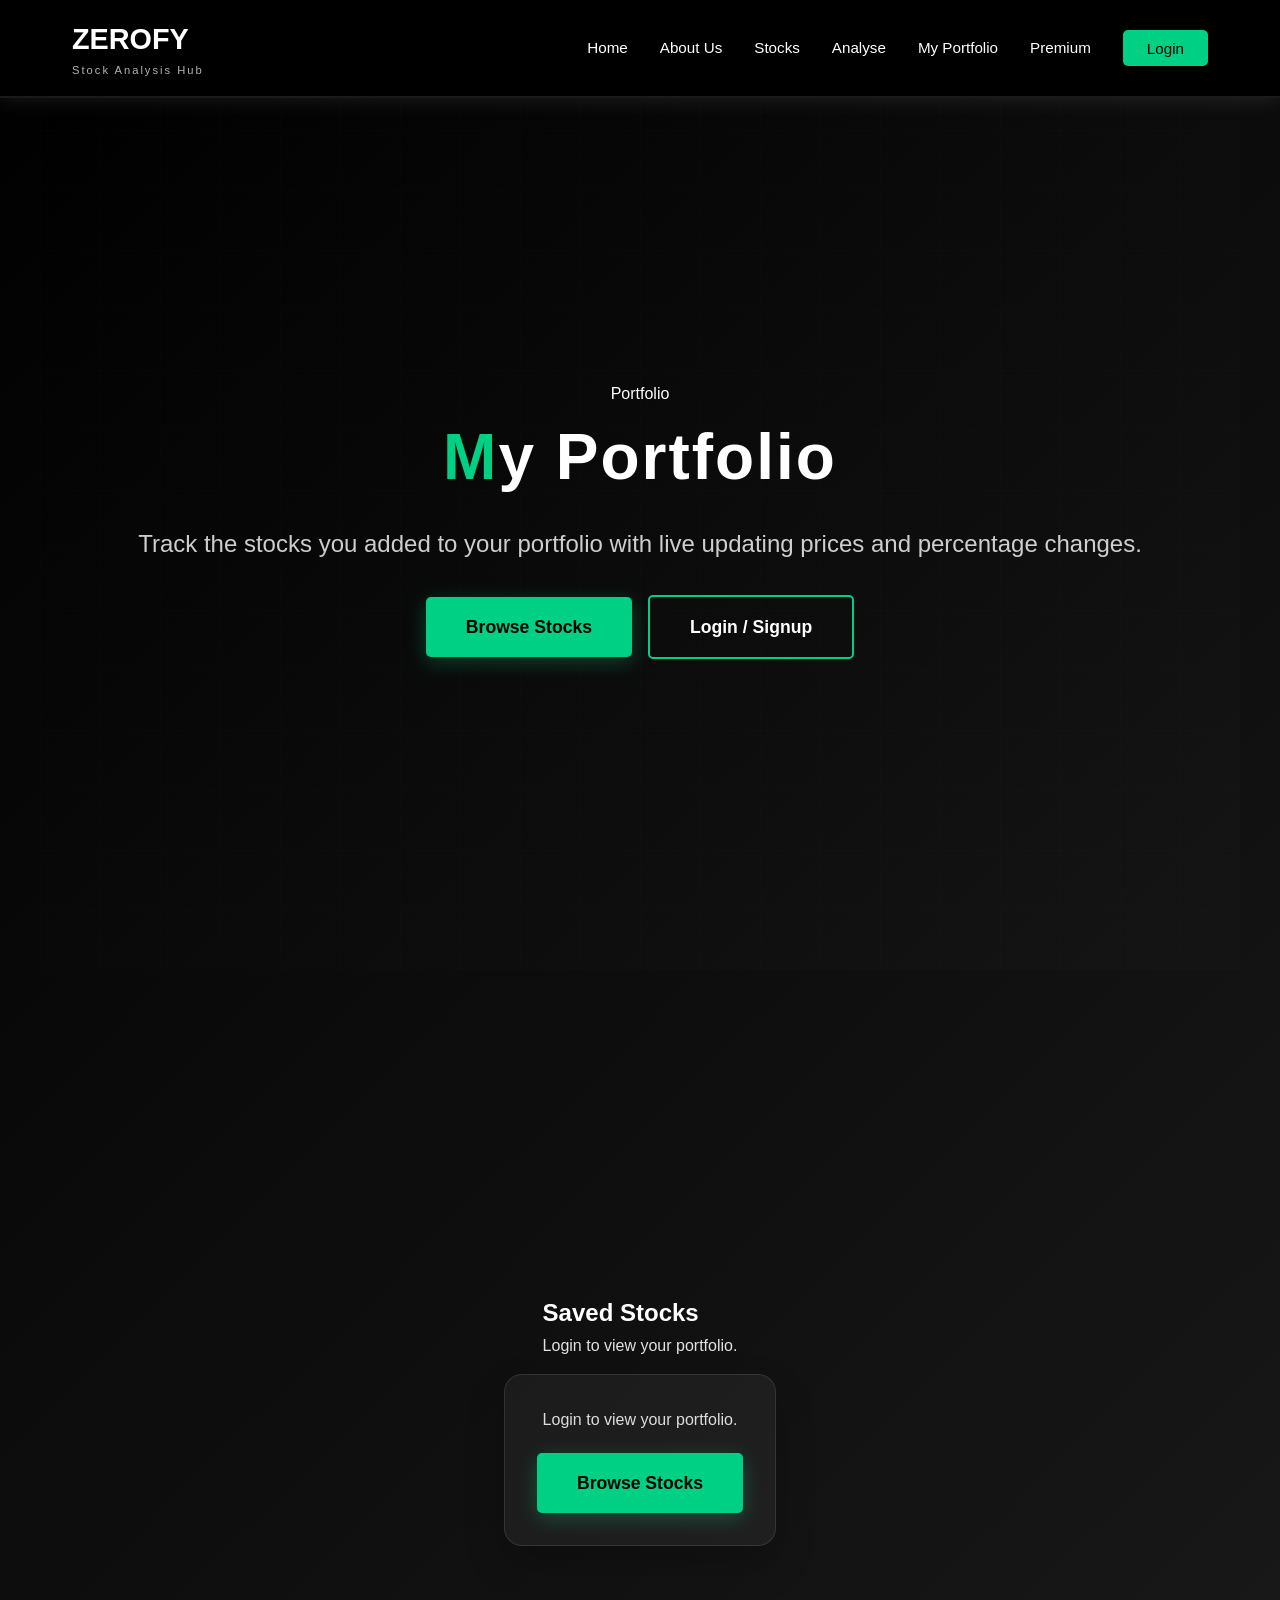
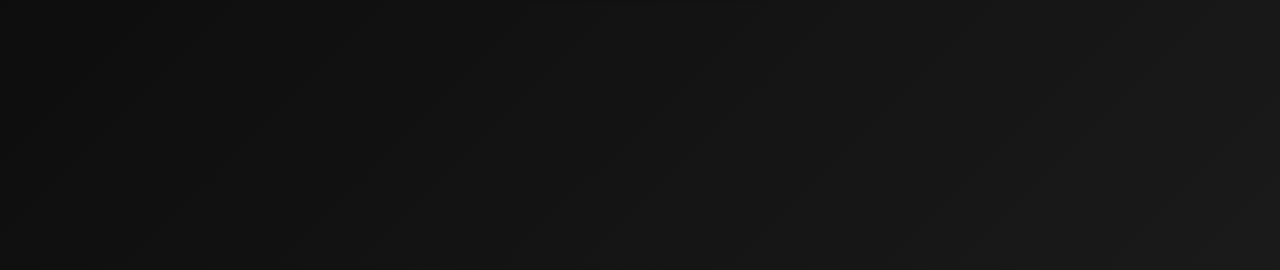
<file: portfolio.html>
<!DOCTYPE html>
<html lang="en">

<head>
    <meta charset="UTF-8">
    <meta name="viewport" content="width=device-width, initial-scale=1.0">
    <title>My Portfolio | ZEROFY</title>
    <link rel="stylesheet" href="styles.css">
</head>

<body>
    <nav class="navbar">
        <div class="navbar-container">
            <div class="navbar-logo">
                <a href="index.html#home">ZEROFY</a>
                <span class="logo-subtitle">Stock Analysis Hub</span>
            </div>
            <ul class="nav-menu" id="navMenu">
                <li class="nav-item"><a href="index.html#home" class="nav-link">Home</a></li>
                <li class="nav-item"><a href="about.html" class="nav-link">About Us</a></li>
                <li class="nav-item"><a href="stocks.html" class="nav-link">Stocks</a></li>
                <li class="nav-item"><a href="analyse.html" class="nav-link">Analyse</a></li>
                <li class="nav-item"><a href="portfolio.html" class="nav-link" aria-current="page">My Portfolio</a></li>
                <li class="nav-item" id="premiumNavItem"><a href="premium.html" class="nav-link">Premium</a></li>
                <li class="nav-item" id="profileNavItem" style="display: none;">
                    <a href="profile.html" class="nav-link">Profile</a>
                </li>
                <li class="nav-item" id="loginItem">
                    <a href="login.html" class="nav-link login-btn">Login</a>
                </li>
            </ul>
            <button type="button" class="hamburger" id="hamburger" aria-label="Open menu" aria-expanded="false" aria-controls="navMenu">
                <span></span><span></span><span></span>
            </button>
        </div>
        <div class="nav-backdrop" id="navBackdrop" aria-hidden="true"></div>
    </nav>

    <main>
        <section class="section hero-section animate-on-scroll">
            <div class="hero-content animate-on-scroll">
                <span class="eyebrow">Portfolio</span>
                <h1>My Portfolio</h1>
                <p class="hero-subtitle">Track the stocks you added to your portfolio with live updating prices and percentage changes.</p>
                <div class="hero-actions">
                    <a href="stocks.html" class="cta-button">Browse Stocks</a>
                    <a href="login.html" class="cta-button cta-button-secondary">Login / Signup</a>
                </div>
            </div>
        </section>

        <section class="section portfolio-section animate-on-scroll">
            <div class="portfolio-intro">
                <h2>Saved Stocks</h2>
                <p id="portfolioStatus">Loading portfolio...</p>
            </div>
            <div id="portfolioGrid" class="portfolio-grid"></div>
        </section>
    </main>

    <script src="script.js"></script>
</body>

</html>
</file>
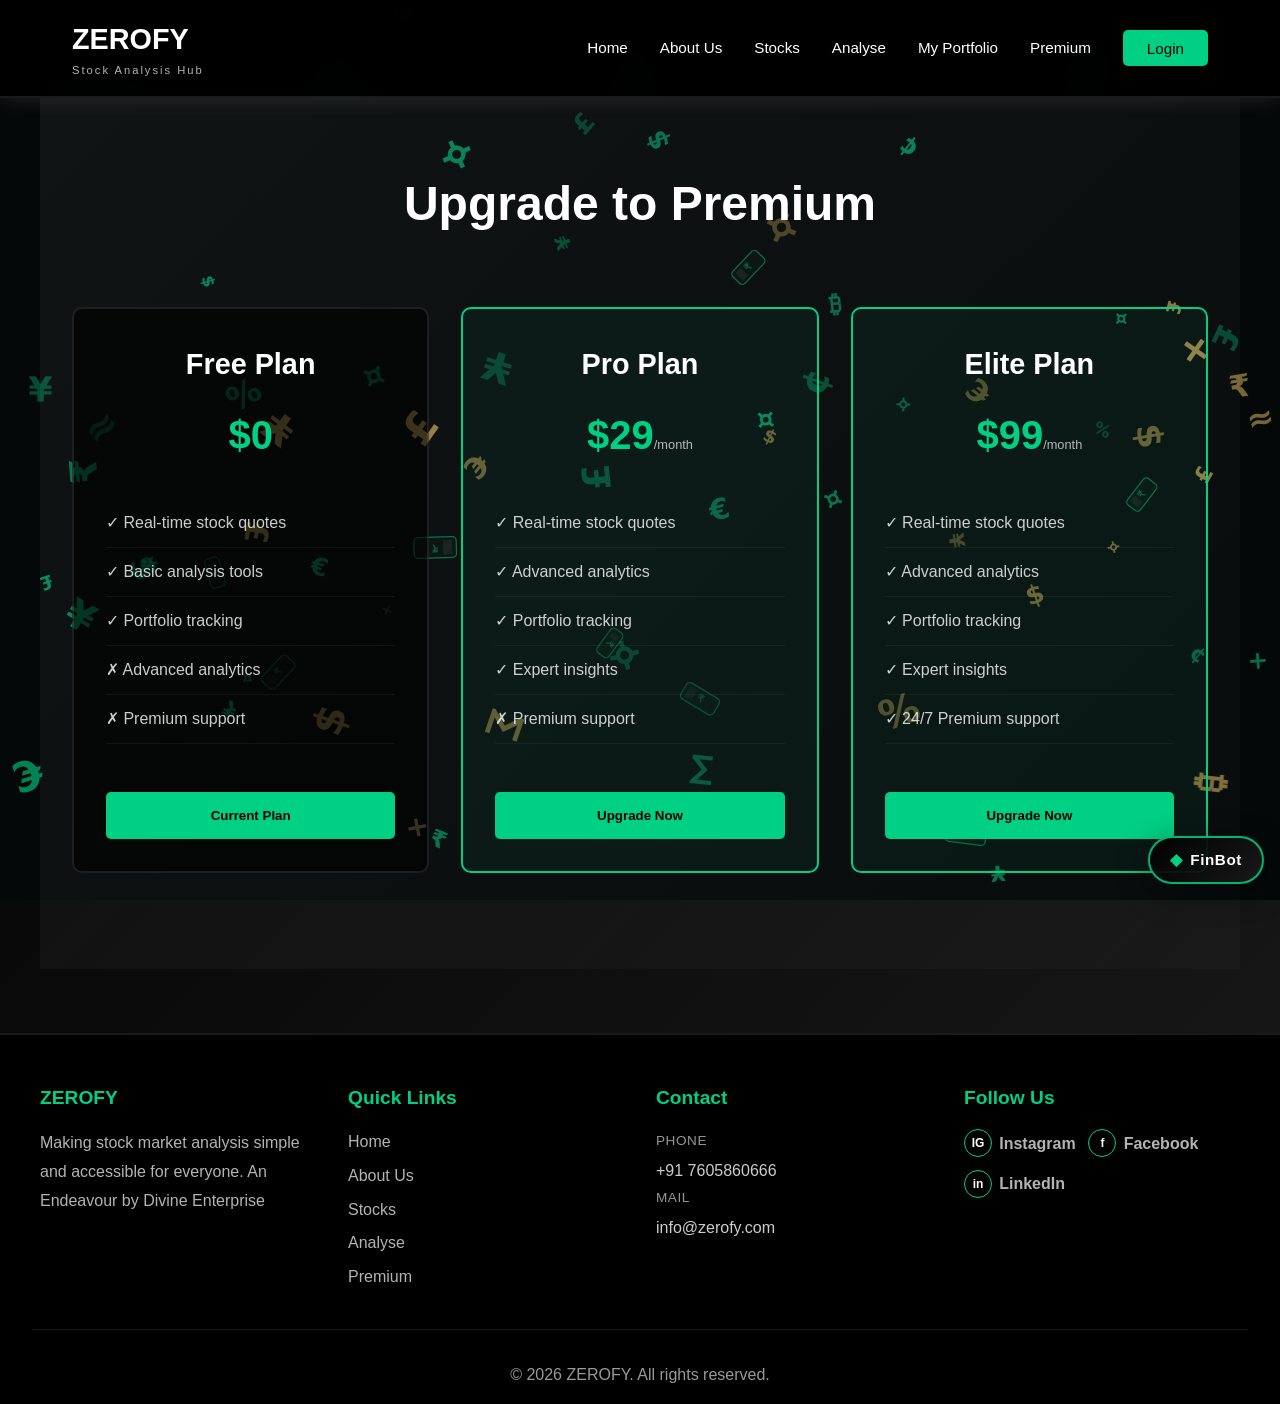
<file: premium.html>
<!DOCTYPE html>
<html lang="en">

<head>
    <meta charset="UTF-8">
    <meta name="viewport" content="width=device-width, initial-scale=1.0">
    <title>Premium Plans — ZEROFY</title>
    <link rel="stylesheet" href="styles.css">
</head>

<body>
    <nav class="navbar">
        <div class="navbar-container">
            <div class="navbar-logo">
                <a href="index.html#home">ZEROFY</a>
                <span class="logo-subtitle">Stock Analysis Hub</span>
            </div>
            <ul class="nav-menu" id="navMenu">
                <li class="nav-item"><a href="index.html#home" class="nav-link">Home</a></li>
                <li class="nav-item"><a href="about.html" class="nav-link">About Us</a></li>
                <li class="nav-item"><a href="stocks.html" class="nav-link">Stocks</a></li>
                <li class="nav-item"><a href="analyse.html" class="nav-link">Analyse</a></li>
                <li class="nav-item"><a href="portfolio.html" class="nav-link">My Portfolio</a></li>
                <li class="nav-item" id="premiumNavItem"><a href="premium.html" class="nav-link" aria-current="page">Premium</a></li>
                <li class="nav-item" id="profileNavItem" style="display: none;">
                    <a href="profile.html" class="nav-link">Profile</a>
                </li>
                <li class="nav-item" id="loginItem">
                    <a href="login.html" class="nav-link login-btn">Login</a>
                </li>
            </ul>
            <button type="button" class="hamburger" id="hamburger" aria-label="Open menu" aria-expanded="false" aria-controls="navMenu">
                <span></span><span></span><span></span>
            </button>
        </div>
        <div class="nav-backdrop" id="navBackdrop" aria-hidden="true"></div>
    </nav>

    <canvas id="stockBackground"></canvas>

    <main>
        <section class="section premium-section">
            <h2>Upgrade to Premium</h2>
            <div class="premium-cards">
                <div class="premium-card basic">
                    <h3>Free Plan</h3>
                    <p class="price">$0</p>
                    <ul class="features-list">
                        <li>✓ Real-time stock quotes</li>
                        <li>✓ Basic analysis tools</li>
                        <li>✓ Portfolio tracking</li>
                        <li>✗ Advanced analytics</li>
                        <li>✗ Premium support</li>
                    </ul>
                    <button id="planFreeBtn" type="button" class="premium-btn" onclick="upgradePlan('free')">Current Plan</button>
                </div>
                <div class="premium-card pro">
                    <h3>Pro Plan</h3>
                    <p class="price">$29<span>/month</span></p>
                    <ul class="features-list">
                        <li>✓ Real-time stock quotes</li>
                        <li>✓ Advanced analytics</li>
                        <li>✓ Portfolio tracking</li>
                        <li>✓ Expert insights</li>
                        <li>✗ Premium support</li>
                    </ul>
                    <button id="planProBtn" type="button" class="premium-btn" onclick="upgradePlan('pro')">Upgrade Now</button>
                </div>
                <div class="premium-card elite">
                    <h3>Elite Plan</h3>
                    <p class="price">$99<span>/month</span></p>
                    <ul class="features-list">
                        <li>✓ Real-time stock quotes</li>
                        <li>✓ Advanced analytics</li>
                        <li>✓ Portfolio tracking</li>
                        <li>✓ Expert insights</li>
                        <li>✓ 24/7 Premium support</li>
                    </ul>
                    <button id="planEliteBtn" type="button" class="premium-btn" onclick="upgradePlan('elite')">Upgrade Now</button>
                </div>
            </div>
        </section>
    </main>

    <div id="finbot" class="finbot" aria-label="FinBot analysis assistant">
        <button type="button" id="finbotToggle" class="finbot-toggle" aria-expanded="false" aria-controls="finbotPanel">
            <span class="finbot-toggle-icon" aria-hidden="true">◆</span>
            <span class="finbot-toggle-label">FinBot</span>
        </button>
        <div id="finbotPanel" class="finbot-panel" role="dialog" aria-modal="true" aria-labelledby="finbotTitle" hidden>
            <div class="finbot-header">
                <div>
                    <h2 id="finbotTitle" class="finbot-title">FinBot</h2>
                    <p class="finbot-subtitle">Market analysis assistant</p>
                </div>
                <button type="button" id="finbotClose" class="finbot-close" aria-label="Close FinBot">&times;</button>
            </div>
            <div id="finbotMessages" class="finbot-messages" role="log"></div>
            <form id="finbotForm" class="finbot-form">
                <label for="finbotInput" class="visually-hidden">Message FinBot</label>
                <input type="text" id="finbotInput" class="finbot-input" placeholder="Ask about stocks, risk, gold…" autocomplete="off" maxlength="500">
                <button type="submit" class="finbot-send">Send</button>
            </form>
        </div>
    </div>

    <footer class="footer">
        <div class="footer-content">
            <div class="footer-section">
                <h4>ZEROFY</h4>
                <p>Making stock market analysis simple and accessible for everyone. An Endeavour by Divine Enterprise</p>
            </div>
            <div class="footer-section">
                <h4>Quick Links</h4>
                <ul>
                    <li><a href="index.html#home">Home</a></li>
                    <li><a href="about.html">About Us</a></li>
                    <li><a href="stocks.html">Stocks</a></li>
                    <li><a href="analyse.html">Analyse</a></li>
                    <li><a href="premium.html">Premium</a></li>
                </ul>
            </div>
            <div class="footer-section">
                <h4>Contact</h4>
                <p class="footer-contact-item"><span>Phone</span><a href="tel:+917605860666">+91 7605860666</a></p>
                <p class="footer-contact-item"><span>Mail</span><a href="mailto:info@zerofy.com">info@zerofy.com</a></p>
            </div>
            <div class="footer-section">
                <h4>Follow Us</h4>
                <div class="social-links">
                    <a href="" target="_blank" rel="noopener noreferrer" aria-label="ZEROFY on Instagram"><span class="social-icon">IG</span>Instagram</a>
                    <a href="" target="_blank" rel="noopener noreferrer" aria-label="ZEROFY on Facebook"><span class="social-icon">f</span>Facebook</a>
                    <a href="" target="_blank" rel="noopener noreferrer" aria-label="ZEROFY on LinkedIn"><span class="social-icon">in</span>LinkedIn</a>
                </div>
            </div>
        </div>
        <div class="footer-bottom">
            <p>&copy; 2026 ZEROFY. All rights reserved.</p>
        </div>
    </footer>

    <script src="script.js"></script>
</body>

</html>
</file>
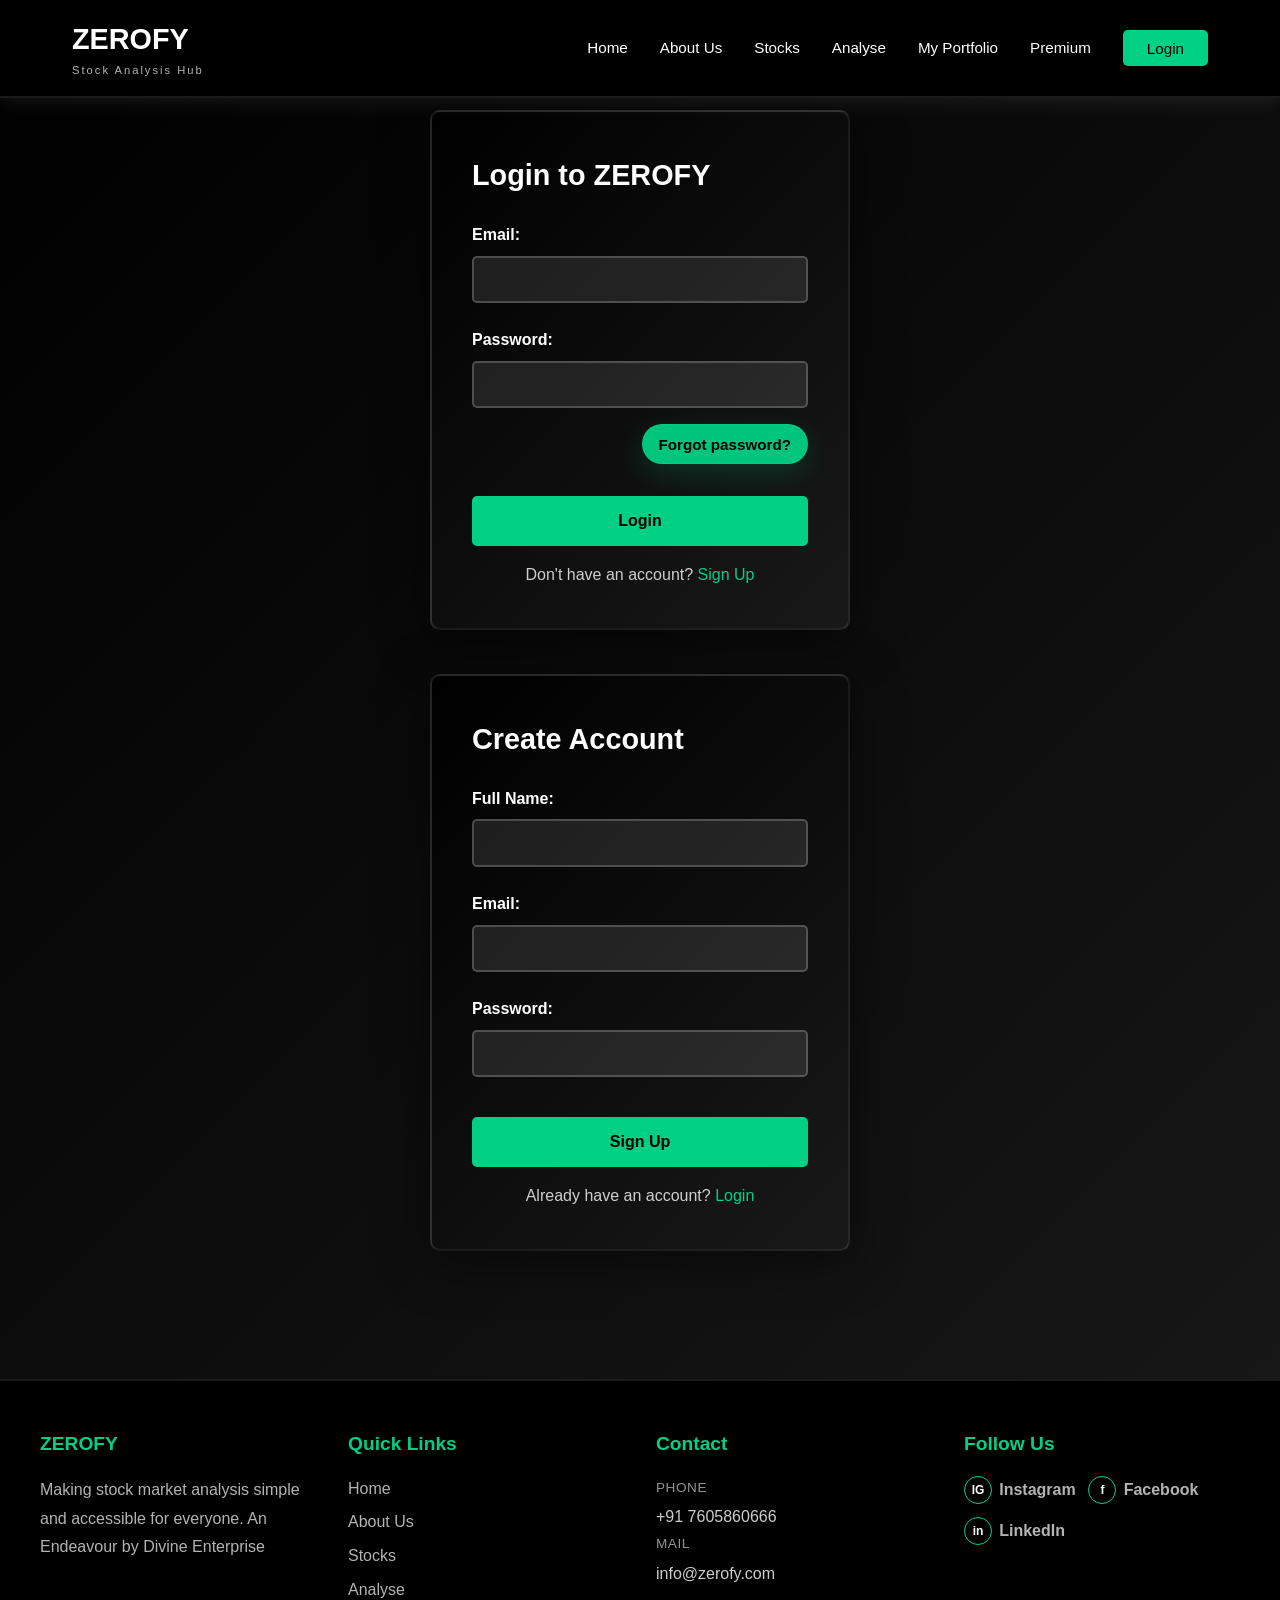
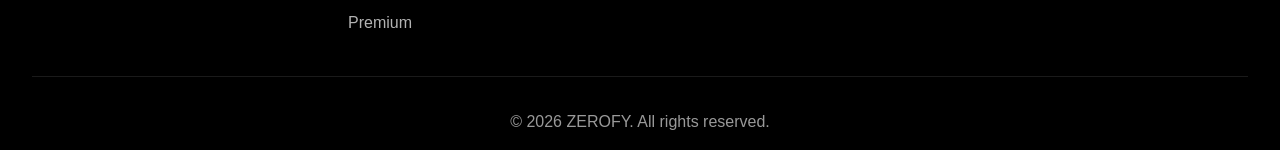
<file: profile.html>
<!DOCTYPE html>
<html lang="en">

<head>
    <meta charset="UTF-8">
    <meta name="viewport" content="width=device-width, initial-scale=1.0">
    <title>Your Profile — ZEROFY</title>
    <link rel="stylesheet" href="styles.css">
</head>

<body>
    <nav class="navbar">
        <div class="navbar-container">
            <div class="navbar-logo">
                <a href="index.html#home">ZEROFY</a>
                <span class="logo-subtitle">Stock Analysis Hub</span>
            </div>
            <ul class="nav-menu" id="navMenu">
                <li class="nav-item"><a href="index.html#home" class="nav-link">Home</a></li>
                <li class="nav-item"><a href="about.html" class="nav-link">About Us</a></li>
                <li class="nav-item"><a href="stocks.html" class="nav-link">Stocks</a></li>
                <li class="nav-item"><a href="analyse.html" class="nav-link">Analyse</a></li>
                <li class="nav-item"><a href="portfolio.html" class="nav-link">My Portfolio</a></li>
                <li class="nav-item" id="premiumNavItem"><a href="premium.html" class="nav-link">Premium</a></li>
                <li class="nav-item" id="profileNavItem" style="display: none;">
                    <a href="profile.html" class="nav-link" aria-current="page">Profile</a>
                </li>
                <li class="nav-item" id="loginItem">
                    <a href="login.html" class="nav-link login-btn">Login</a>
                </li>
            </ul>
            <button type="button" class="hamburger" id="hamburger" aria-label="Open menu" aria-expanded="false" aria-controls="navMenu">
                <span></span><span></span><span></span>
            </button>
        </div>
        <div class="nav-backdrop" id="navBackdrop" aria-hidden="true"></div>
    </nav>

    <canvas id="stockBackground"></canvas>

    <main>
        <section class="section info-section" style="min-height: auto;">
            <h2>Your profile</h2>
            <p style="text-align: center; color: rgba(255,255,255,0.75); max-width: 520px; margin: -2rem auto 2rem;">
                View your account details and add extra information (date of birth and your current ZEROFY plan). This is stored in your browser session for this visit.
            </p>
            <div class="modal-content auth-panel" style="max-width: 520px;">
                <h3 style="color: var(--secondary-color); margin-bottom: 1rem; font-size: 1.1rem;">Account</h3>
                <div class="profile-readonly"><span>Name</span><strong id="profileDisplayName">—</strong></div>
                <div class="profile-readonly"><span>Email</span><strong id="profileDisplayEmail">—</strong></div>
                <div class="profile-readonly"><span>User ID</span><strong id="profileDisplayId">—</strong></div>

                <h3 style="color: var(--secondary-color); margin: 1.5rem 0 1rem; font-size: 1.1rem;">Additional details</h3>
                <form id="profileForm">
                    <div class="form-group">
                        <label for="profileDob">Date of birth</label>
                        <input type="date" id="profileDob" name="dateOfBirth">
                    </div>
                    <div class="form-group">
                        <label for="profilePlan">Your current ZEROFY plan</label>
                        <select id="profilePlan" name="plan">
                            <option value="free">Free</option>
                            <option value="pro">Pro</option>
                            <option value="elite">Elite</option>
                            <option value="trial">Trial / exploring</option>
                        </select>
                    </div>
                    <button type="submit" class="submit-btn">Save profile</button>
                </form>
            </div>
            <div class="profile-plan-floater floater animate-on-scroll">
                <div class="floater-icon">💳</div>
                <h3>Your current plan</h3>
                <p>Active plan: <strong id="profileCurrentPlan">Free</strong></p>
                <p>Upgrade or top up to access premium tools, deeper analysis, and faster market signals.</p>
                <div class="profile-plan-actions">
                    <a href="premium.html" class="cta-button profile-topup-btn" align="center">Top Up</a>
                </div>
            </div>
            <div class="text-center" style="margin-bottom: 2rem;" align="center">
                <button type="button" class="logout-btn profile-logout-btn" onclick="logout()">Logout</button>
            </div>
        </section>
    </main>

    <div id="finbot" class="finbot" aria-label="FinBot analysis assistant">
        <button type="button" id="finbotToggle" class="finbot-toggle" aria-expanded="false" aria-controls="finbotPanel">
            <span class="finbot-toggle-icon" aria-hidden="true">◆</span>
            <span class="finbot-toggle-label">FinBot</span>
        </button>
        <div id="finbotPanel" class="finbot-panel" role="dialog" aria-modal="true" aria-labelledby="finbotTitle" hidden>
            <div class="finbot-header">
                <div>
                    <h2 id="finbotTitle" class="finbot-title">FinBot</h2>
                    <p class="finbot-subtitle">Market analysis assistant</p>
                </div>
                <button type="button" id="finbotClose" class="finbot-close" aria-label="Close FinBot">&times;</button>
            </div>
            <div id="finbotMessages" class="finbot-messages" role="log"></div>
            <form id="finbotForm" class="finbot-form">
                <label for="finbotInput" class="visually-hidden">Message FinBot</label>
                <input type="text" id="finbotInput" class="finbot-input" placeholder="Ask about stocks, risk, gold…" autocomplete="off" maxlength="500">
                <button type="submit" class="finbot-send">Send</button>
            </form>
        </div>
    </div>

    <footer class="footer">
        <div class="footer-content">
            <div class="footer-section">
                <h4>ZEROFY</h4>
                <p>Making stock market analysis simple and accessible for everyone. An Endeavour by Divine Enterprise</p>
            </div>
            <div class="footer-section">
                <h4>Quick Links</h4>
                <ul>
                    <li><a href="index.html#home">Home</a></li>
                    <li><a href="about.html">About Us</a></li>
                    <li><a href="stocks.html">Stocks</a></li>
                    <li><a href="analyse.html">Analyse</a></li>
                    <li><a href="premium.html">Premium</a></li>
                </ul>
            </div>
            <div class="footer-section">
                <h4>Contact</h4>
                <p class="footer-contact-item"><span>Phone</span><a href="tel:+917605860666">+91 7605860666</a></p>
                <p class="footer-contact-item"><span>Mail</span><a href="mailto:info@zerofy.com">info@zerofy.com</a></p>
            </div>
            <div class="footer-section">
                <h4>Follow Us</h4>
                <div class="social-links">
                    <a href="" target="_blank" rel="noopener noreferrer" aria-label="ZEROFY on Instagram"><span class="social-icon">IG</span>Instagram</a>
                    <a href="" target="_blank" rel="noopener noreferrer" aria-label="ZEROFY on Facebook"><span class="social-icon">f</span>Facebook</a>
                    <a href="" target="_blank" rel="noopener noreferrer" aria-label="ZEROFY on LinkedIn"><span class="social-icon">in</span>LinkedIn</a>
                </div>
            </div>
        </div>
        <div class="footer-bottom">
            <p>&copy; 2026 ZEROFY. All rights reserved.</p>
        </div>
    </footer>

    <script src="script.js"></script>
</body>

</html>
</file>
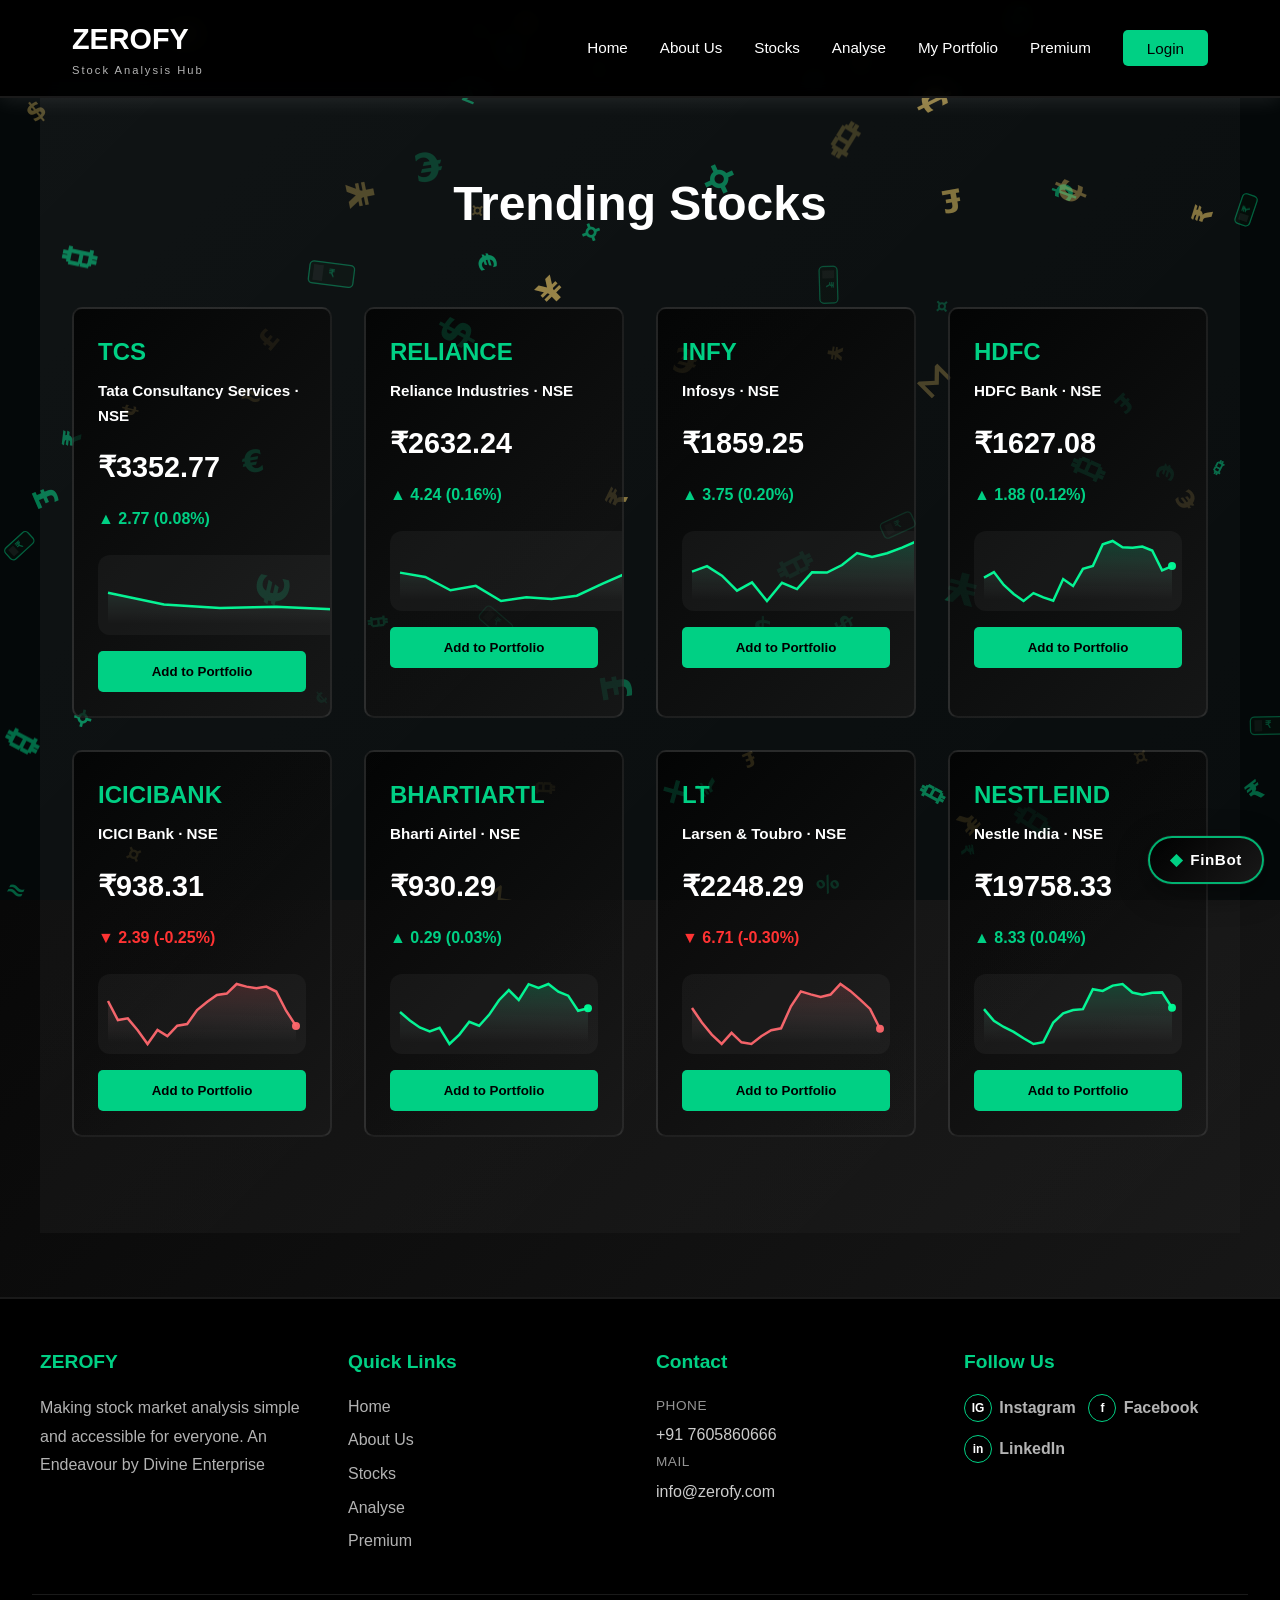
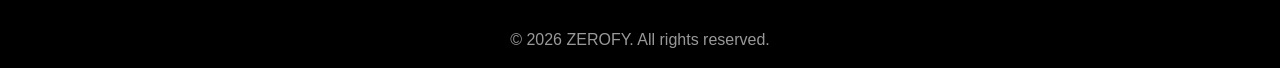
<file: stocks.html>
<!DOCTYPE html>
<html lang="en">

<head>
    <meta charset="UTF-8">
    <meta name="viewport" content="width=device-width, initial-scale=1.0">
    <title>Trending Stocks — ZEROFY</title>
    <link rel="stylesheet" href="styles.css">
</head>

<body>
    <nav class="navbar">
        <div class="navbar-container">
            <div class="navbar-logo">
                <a href="index.html#home">ZEROFY</a>
                <span class="logo-subtitle">Stock Analysis Hub</span>
            </div>
            <ul class="nav-menu" id="navMenu">
                <li class="nav-item"><a href="index.html#home" class="nav-link">Home</a></li>
                <li class="nav-item"><a href="about.html" class="nav-link">About Us</a></li>
                <li class="nav-item"><a href="stocks.html" class="nav-link" aria-current="page">Stocks</a></li>
                <li class="nav-item"><a href="analyse.html" class="nav-link">Analyse</a></li>
                <li class="nav-item"><a href="portfolio.html" class="nav-link">My Portfolio</a></li>
                <li class="nav-item" id="premiumNavItem"><a href="premium.html" class="nav-link">Premium</a></li>
                <li class="nav-item" id="profileNavItem" style="display: none;">
                    <a href="profile.html" class="nav-link">Profile</a>
                </li>
                <li class="nav-item" id="loginItem">
                    <a href="login.html" class="nav-link login-btn">Login</a>
                </li>
            </ul>
            <button type="button" class="hamburger" id="hamburger" aria-label="Open menu" aria-expanded="false" aria-controls="navMenu">
                <span></span><span></span><span></span>
            </button>
        </div>
        <div class="nav-backdrop" id="navBackdrop" aria-hidden="true"></div>
    </nav>

    <canvas id="stockBackground"></canvas>

    <main>
        <section class="section stocks-section">
            <h2>Trending Stocks</h2>
            <div class="stocks-grid" id="stocksGrid"></div>
        </section>
    </main>

    <div id="finbot" class="finbot" aria-label="FinBot analysis assistant">
        <button type="button" id="finbotToggle" class="finbot-toggle" aria-expanded="false" aria-controls="finbotPanel">
            <span class="finbot-toggle-icon" aria-hidden="true">◆</span>
            <span class="finbot-toggle-label">FinBot</span>
        </button>
        <div id="finbotPanel" class="finbot-panel" role="dialog" aria-modal="true" aria-labelledby="finbotTitle" hidden>
            <div class="finbot-header">
                <div>
                    <h2 id="finbotTitle" class="finbot-title">FinBot</h2>
                    <p class="finbot-subtitle">Market analysis assistant</p>
                </div>
                <button type="button" id="finbotClose" class="finbot-close" aria-label="Close FinBot">&times;</button>
            </div>
            <div id="finbotMessages" class="finbot-messages" role="log"></div>
            <form id="finbotForm" class="finbot-form">
                <label for="finbotInput" class="visually-hidden">Message FinBot</label>
                <input type="text" id="finbotInput" class="finbot-input" placeholder="Ask about stocks, risk, gold…" autocomplete="off" maxlength="500">
                <button type="submit" class="finbot-send">Send</button>
            </form>
        </div>
    </div>

    <footer class="footer">
        <div class="footer-content">
            <div class="footer-section">
                <h4>ZEROFY</h4>
                <p>Making stock market analysis simple and accessible for everyone. An Endeavour by Divine Enterprise</p>
            </div>
            <div class="footer-section">
                <h4>Quick Links</h4>
                <ul>
                    <li><a href="index.html#home">Home</a></li>
                    <li><a href="about.html">About Us</a></li>
                    <li><a href="stocks.html">Stocks</a></li>
                    <li><a href="analyse.html">Analyse</a></li>
                    <li><a href="premium.html">Premium</a></li>
                </ul>
            </div>
            <div class="footer-section">
                <h4>Contact</h4>
                <p class="footer-contact-item"><span>Phone</span><a href="tel:+917605860666">+91 7605860666</a></p>
                <p class="footer-contact-item"><span>Mail</span><a href="mailto:info@zerofy.com">info@zerofy.com</a></p>
            </div>
            <div class="footer-section">
                <h4>Follow Us</h4>
                <div class="social-links">
                    <a href="" target="_blank" rel="noopener noreferrer" aria-label="ZEROFY on Instagram"><span class="social-icon">IG</span>Instagram</a>
                    <a href="" target="_blank" rel="noopener noreferrer" aria-label="ZEROFY on Facebook"><span class="social-icon">f</span>Facebook</a>
                    <a href="" target="_blank" rel="noopener noreferrer" aria-label="ZEROFY on LinkedIn"><span class="social-icon">in</span>LinkedIn</a>
                </div>
            </div>
        </div>
        <div class="footer-bottom">
            <p>&copy; 2026 ZEROFY. All rights reserved.</p>
        </div>
    </footer>

    <script src="script.js"></script>
</body>

</html>
</file>
<file: styles.css>
/* =====================================================
   ZEROFY - Stock Market Analysis Website
   CSS Stylesheet
   ===================================================== */

* {
    margin: 0;
    padding: 0;
    box-sizing: border-box;
}

:root {
    --primary-color: #000000;
    --secondary-color: #ffffff;
    --accent-color: #1a1a1a;
    --light-gray: #f0f0f0;
    --dark-gray: #333333;
    --green: #00d084;
    --red: #ff3333;
    --transition: all 0.3s ease;
}

html {
    scroll-behavior: smooth;
}

body {
    font-family: 'Segoe UI', Tahoma, Geneva, Verdana, sans-serif;
    background: linear-gradient(135deg, #000000 0%, #1a1a1a 100%);
    color: var(--secondary-color);
    line-height: 1.6;
    overflow-x: hidden;
    position: relative;
}


/* =====================================================
   CANVAS - Interactive Background
   ===================================================== */

#stockBackground {
    position: fixed;
    top: 0;
    left: 0;
    width: 100%;
    height: 100vh;
    height: 100dvh;
    /* Dark base; animated currency / notes drawn on canvas */
    background: #060809;
    z-index: 1;
    pointer-events: none;
}


/* =====================================================
   NAVIGATION BAR
   ===================================================== */

.navbar {
    position: fixed;
    top: 0;
    width: 100%;
    background: rgba(0, 0, 0, 0.95);
    backdrop-filter: blur(10px);
    padding: 1rem 0;
    z-index: 1000;
    box-shadow: 0 2px 20px rgba(255, 255, 255, 0.1);
    border-bottom: 2px solid rgba(255, 255, 255, 0.1);
}

.navbar-container {
    max-width: 1200px;
    margin: 0 auto;
    padding: 0 2rem;
    display: flex;
    justify-content: space-between;
    align-items: center;
}

.navbar-logo {
    display: flex;
    flex-direction: column;
    font-weight: 800;
    font-size: 1.8rem;
    color: var(--secondary-color);
    text-decoration: none;
    cursor: pointer;
}

.navbar-logo a {
    color: var(--secondary-color);
    text-decoration: none;
    transition: var(--transition);
}

.navbar-logo a:hover {
    color: var(--green);
}

.logo-subtitle {
    font-size: 0.7rem;
    font-weight: 300;
    color: rgba(255, 255, 255, 0.7);
    letter-spacing: 2px;
}

.nav-menu {
    display: flex;
    list-style: none;
    gap: 2rem;
    align-items: center;
}

.nav-item {
    position: relative;
}

.nav-link {
    color: var(--secondary-color);
    text-decoration: none;
    font-weight: 500;
    font-size: 0.95rem;
    transition: var(--transition);
    position: relative;
}

.nav-link::after {
    content: '';
    position: absolute;
    bottom: -5px;
    left: 0;
    width: 0;
    height: 2px;
    background: var(--green);
    transition: width 0.3s ease;
}

.nav-link:hover::after {
    width: 100%;
}

.nav-link:hover {
    color: var(--green);
}

.login-btn {
    background: var(--green);
    color: var(--primary-color);
    padding: 0.6rem 1.5rem;
    border-radius: 5px;
    transition: var(--transition);
}

.login-btn:hover {
    background: rgba(0, 208, 132, 0.8);
}

.user-welcome {
    color: var(--secondary-color);
    font-weight: 500;
}

.logout-btn {
    background: var(--red);
    color: var(--secondary-color);
    border: none;
    padding: 0.6rem 1.2rem;
    border-radius: 5px;
    cursor: pointer;
    transition: var(--transition);
    font-weight: 500;
}

.logout-btn:hover {
    background: rgba(255, 51, 51, 0.8);
}

.hamburger {
    display: none;
    flex-direction: column;
    justify-content: center;
    align-items: center;
    gap: 5px;
    cursor: pointer;
    background: transparent;
    border: none;
    padding: 0.5rem;
    margin: -0.5rem -0.5rem -0.5rem 0;
    min-width: 44px;
    min-height: 44px;
    border-radius: 8px;
    -webkit-tap-highlight-color: transparent;
}

.hamburger:focus-visible {
    outline: 2px solid var(--green);
    outline-offset: 2px;
}

.hamburger span {
    display: block;
    width: 24px;
    height: 2px;
    background: var(--secondary-color);
    border-radius: 2px;
    transition: transform 0.28s ease, opacity 0.2s ease;
    transform-origin: center;
}

.nav-backdrop {
    display: none;
}


/* =====================================================
   MAIN CONTENT WRAPPER
   ===================================================== */

main {
    position: relative;
    z-index: 2;
    margin-top: 70px;
}

.section {
    min-height: 100vh;
    display: flex;
    flex-direction: column;
    justify-content: center;
    align-items: center;
    padding: 4rem 2rem;
    max-width: 1200px;
    margin: 0 auto;
    width: 100%;
}


/* =====================================================
   HERO SECTION
   ===================================================== */

.hero-section {
    background: linear-gradient(135deg, rgba(0, 0, 0, 0.8) 0%, rgba(26, 26, 26, 0.8) 100%), url('data:image/svg+xml,<svg xmlns="http://www.w3.org/2000/svg" viewBox="0 0 1200 600"><defs><pattern id="grid" width="40" height="40" patternUnits="userSpaceOnUse"><path d="M 40 0 L 0 0 0 40" fill="none" stroke="rgba(255,255,255,0.05)" stroke-width="1"/></pattern></defs><rect width="1200" height="600" fill="black"/><rect width="1200" height="600" fill="url(%23grid)"/></svg>');
    background-size: cover;
    text-align: center;
    color: var(--secondary-color);
}

.hero-content h1 {
    font-size: 4rem;
    font-weight: 900;
    margin-bottom: 1rem;
    animation: slideInDown 1s ease;
    letter-spacing: 2px;
}

.hero-content h1::first-letter {
    color: var(--green);
}

.hero-subtitle {
    font-size: 1.5rem;
    margin-bottom: 2rem;
    color: rgba(255, 255, 255, 0.8);
    animation: slideInUp 1s ease;
    font-weight: 300;
}

.cta-button {
    background: var(--green);
    color: var(--primary-color);
    border: none;
    padding: 1rem 2.5rem;
    font-size: 1.1rem;
    font-weight: 700;
    border-radius: 5px;
    cursor: pointer;
    transition: var(--transition);
    animation: fadeIn 1.5s ease;
    box-shadow: 0 5px 20px rgba(0, 208, 132, 0.3);
}

a.cta-button {
    display: inline-flex;
    align-items: center;
    justify-content: center;
    text-decoration: none;
}

.cta-button:hover {
    background: rgba(0, 208, 132, 0.8);
    transform: translateY(-3px);
    box-shadow: 0 8px 30px rgba(0, 208, 132, 0.5);
}

.hero-actions {
    display: flex;
    flex-wrap: wrap;
    gap: 1rem;
    justify-content: center;
    align-items: center;
    animation: fadeIn 1.5s ease;
}

.cta-button-secondary {
    display: inline-flex;
    align-items: center;
    justify-content: center;
    text-decoration: none;
    background: transparent;
    color: var(--secondary-color);
    border: 2px solid var(--green);
    box-shadow: none;
}

.cta-button-secondary:hover {
    background: rgba(0, 208, 132, 0.15);
    color: var(--green);
    transform: translateY(-3px);
    box-shadow: 0 8px 30px rgba(0, 208, 132, 0.25);
}

.hero-finbot-tagline {
    font-size: 1rem;
    color: rgba(255, 255, 255, 0.75);
    margin-bottom: 1.75rem;
    max-width: 36rem;
    margin-left: auto;
    margin-right: auto;
    line-height: 1.5;
}

.hero-finbot-tagline strong {
    color: var(--green);
}


/* =====================================================
   FINBOT — home section chatbot
   ===================================================== */

.finbot {
    position: fixed;
    inset: auto 1rem 1rem auto;
    right: 1rem;
    bottom: 1rem;
    z-index: 1500;
    display: flex;
    flex-direction: column;
    align-items: flex-end;
    gap: 0.75rem;
    pointer-events: none;
    transition: transform 0.22s ease, opacity 0.22s ease, visibility 0.22s ease;
    transform: translateY(var(--finbot-scroll-offset, 0px)) translateZ(0);
}

.finbot>* {
    pointer-events: auto;
}

.finbot-toggle {
    display: inline-flex;
    align-items: center;
    gap: 0.5rem;
    padding: 0.85rem 1.25rem;
    border-radius: 999px;
    border: 2px solid rgba(0, 208, 132, 0.85);
    background: linear-gradient(135deg, rgba(0, 0, 0, 0.92) 0%, rgba(26, 26, 26, 0.95) 100%);
    color: var(--secondary-color);
    font-weight: 800;
    font-size: 0.95rem;
    letter-spacing: 0.04em;
    cursor: pointer;
    box-shadow: 0 8px 32px rgba(0, 0, 0, 0.45), 0 0 0 1px rgba(255, 255, 255, 0.06);
    transition: var(--transition);
}

.finbot-toggle:hover {
    border-color: var(--green);
    color: var(--green);
    transform: translateY(-2px);
}

.finbot-toggle-icon {
    color: var(--green);
    font-size: 1rem;
    line-height: 1;
}

.finbot-panel {
    width: min(100vw - 2rem, 380px);
    max-width: 100%;
    max-height: min(70vh, 520px);
    display: flex;
    flex-direction: column;
    background: linear-gradient(160deg, rgba(12, 12, 12, 0.98) 0%, rgba(26, 26, 26, 0.98) 100%);
    border: 2px solid rgba(255, 255, 255, 0.12);
    border-radius: 14px;
    overflow: hidden;
    box-shadow: 0 20px 60px rgba(0, 0, 0, 0.55);
}

.finbot-panel[hidden] {
    display: none !important;
}

.finbot-header {
    display: flex;
    justify-content: space-between;
    align-items: flex-start;
    gap: 1rem;
    padding: 1rem 1rem 0.75rem;
    border-bottom: 1px solid rgba(255, 255, 255, 0.08);
}

.finbot-title {
    font-size: 1.15rem;
    font-weight: 800;
    color: var(--secondary-color);
    margin: 0;
    letter-spacing: 0.02em;
}

.finbot-title::after {
    content: '';
    display: block;
    width: 36px;
    height: 3px;
    background: var(--green);
    margin-top: 0.35rem;
    border-radius: 2px;
}

.finbot-subtitle {
    font-size: 0.78rem;
    color: rgba(255, 255, 255, 0.55);
    margin: 0.25rem 0 0;
}

.finbot-close {
    background: transparent;
    border: none;
    color: rgba(255, 255, 255, 0.75);
    font-size: 1.5rem;
    line-height: 1;
    cursor: pointer;
    padding: 0.15rem 0.35rem;
    border-radius: 6px;
    transition: var(--transition);
}

.finbot-close:hover {
    color: var(--green);
    background: rgba(255, 255, 255, 0.06);
}

.finbot-messages {
    flex: 1;
    min-height: 200px;
    max-height: 340px;
    overflow-y: auto;
    padding: 1rem;
    display: flex;
    flex-direction: column;
    gap: 0.65rem;
}

.finbot-msg {
    max-width: 92%;
    padding: 0.65rem 0.85rem;
    border-radius: 10px;
    font-size: 0.9rem;
    line-height: 1.45;
}

.finbot-msg--bot {
    align-self: flex-start;
    background: rgba(255, 255, 255, 0.08);
    color: rgba(255, 255, 255, 0.92);
    border: 1px solid rgba(255, 255, 255, 0.08);
}

.finbot-msg--user {
    align-self: flex-end;
    background: rgba(0, 208, 132, 0.18);
    color: var(--secondary-color);
    border: 1px solid rgba(0, 208, 132, 0.35);
}

.finbot-form {
    display: flex;
    gap: 0.5rem;
    padding: 0.75rem;
    border-top: 1px solid rgba(255, 255, 255, 0.08);
    background: rgba(0, 0, 0, 0.35);
}

.finbot-input {
    flex: 1;
    min-width: 0;
    padding: 0.65rem 0.85rem;
    border-radius: 8px;
    border: 1px solid rgba(255, 255, 255, 0.15);
    background: rgba(255, 255, 255, 0.06);
    color: var(--secondary-color);
    font-size: 0.9rem;
}

.finbot-input::placeholder {
    color: rgba(255, 255, 255, 0.4);
}

.finbot-input:focus {
    outline: none;
    border-color: var(--green);
    box-shadow: 0 0 0 2px rgba(0, 208, 132, 0.2);
}

.finbot-send {
    padding: 0.65rem 1rem;
    border-radius: 8px;
    border: none;
    background: var(--green);
    color: var(--primary-color);
    font-weight: 700;
    cursor: pointer;
    transition: var(--transition);
}

.finbot-send:hover {
    filter: brightness(1.05);
}

.visually-hidden {
    position: absolute;
    width: 1px;
    height: 1px;
    padding: 0;
    margin: -1px;
    overflow: hidden;
    clip: rect(0, 0, 0, 0);
    white-space: nowrap;
    border: 0;
}


/* =====================================================
   ABOUT SECTION WITH FLOATERS
   ===================================================== */

.about-section {
    min-height: auto;
    padding: 6rem 2rem;
    background: linear-gradient(135deg, rgba(255, 255, 255, 0.05) 0%, rgba(255, 255, 255, 0.02) 100%);
}

.about-section h2 {
    font-size: 3rem;
    color: var(--secondary-color);
    text-align: center;
    margin-bottom: 4rem;
    font-weight: 900;
    letter-spacing: 1px;
}

.about-section h2::before {
    content: '';
    display: inline-block;
    width: 50px;
    height: 3px;
    background: var(--green);
    margin-right: 1rem;
    vertical-align: middle;
}

.floaters-container {
    display: grid;
    grid-template-columns: repeat(auto-fit, minmax(300px, 1fr));
    gap: 2rem;
    width: 100%;
}

.floater {
    background: rgba(255, 255, 255, 0.95);
    padding: 2rem;
    border-radius: 15px;
    box-shadow: 0 10px 40px rgba(0, 0, 0, 0.3);
    transition: var(--transition);
    border-left: 4px solid var(--green);
    animation: floatAnimation 3s ease-in-out infinite;
}

.floater:nth-child(1) {
    animation-delay: 0s;
}

.floater:nth-child(2) {
    animation-delay: 0.5s;
}

.floater:nth-child(3) {
    animation-delay: 1s;
}

.floater:nth-child(4) {
    animation-delay: 1.5s;
}

.floater:nth-child(5) {
    animation-delay: 2s;
}

.floater:nth-child(6) {
    animation-delay: 2.5s;
}

.floater:hover {
    transform: translateY(-10px);
    box-shadow: 0 20px 60px rgba(0, 208, 132, 0.2);
    border-left-color: var(--primary-color);
}

.floater-icon {
    font-size: 3rem;
    margin-bottom: 1rem;
    text-align: center;
}

.floater h3 {
    color: var(--primary-color);
    font-size: 1.3rem;
    margin-bottom: 1rem;
    font-weight: 700;
}

.floater p {
    color: var(--dark-gray);
    line-height: 1.8;
    font-size: 0.95rem;
}


/* Co-founder cards (About Us page) */

.floater-founder {
    text-align: center;
    padding-top: 1.75rem;
}

.founder-photo-wrap {
    width: 160px;
    height: 160px;
    margin: 0 auto 1.25rem;
    border-radius: 50%;
    overflow: hidden;
    border: 4px solid var(--green);
    box-shadow: 0 8px 28px rgba(0, 208, 132, 0.25);
    background: rgba(0, 0, 0, 0.06);
}

.founder-photo {
    width: 100%;
    height: 100%;
    object-fit: cover;
    display: block;
}

.founder-role {
    display: block;
    font-size: 0.85rem;
    font-weight: 700;
    color: var(--green);
    text-transform: uppercase;
    letter-spacing: 0.08em;
    margin-bottom: 0.75rem;
}

.floater-founder h3 {
    color: var(--primary-color);
    font-size: 1.35rem;
    margin-bottom: 0.5rem;
    font-weight: 800;
}

.floater-founder p {
    text-align: left;
}

.about-hero-page {
    min-height: auto;
    padding-top: 6rem;
    padding-bottom: 4rem;
}

.about-founders-section {
    padding-top: 2rem;
}

.floaters-container--founders {
    max-width: 920px;
    margin: 0 auto;
}

.about-page-intro {
    text-align: center;
    color: rgba(255, 255, 255, 0.82);
    font-size: 1.1rem;
    max-width: 720px;
    margin: 0 auto 3rem;
    line-height: 1.75;
}


/* =====================================================
   INFO SECTION
   ===================================================== */

.info-section {
    background: linear-gradient(135deg, rgba(0, 0, 0, 0.9) 0%, rgba(26, 26, 26, 0.9) 100%);
    min-height: auto;
    padding: 6rem 2rem;
}

.info-section h2 {
    font-size: 3rem;
    color: var(--secondary-color);
    text-align: center;
    margin-bottom: 4rem;
    font-weight: 900;
}

.info-grid {
    display: grid;
    grid-template-columns: repeat(auto-fit, minmax(250px, 1fr));
    gap: 2rem;
    width: 100%;
}

.info-card {
    background: rgba(255, 255, 255, 0.05);
    padding: 2rem;
    border-radius: 10px;
    border: 2px solid rgba(255, 255, 255, 0.1);
    text-align: center;
    transition: var(--transition);
    backdrop-filter: blur(10px);
}

.info-card:hover {
    background: rgba(255, 255, 255, 0.1);
    border-color: var(--green);
    transform: translateY(-5px);
}

.step-number {
    font-size: 3rem;
    font-weight: 900;
    color: var(--green);
    margin-bottom: 1rem;
}

.info-card h3 {
    color: var(--secondary-color);
    margin-bottom: 1rem;
    font-size: 1.3rem;
}

.info-card p {
    color: rgba(255, 255, 255, 0.8);
    line-height: 1.6;
}


/* =====================================================
   COMMODITIES SECTION
   ===================================================== */

.commodities-section {
    background: linear-gradient(135deg, rgba(255, 255, 255, 0.04) 0%, rgba(0, 0, 0, 0.92) 100%);
    min-height: auto;
    padding: 6rem 2rem;
}

.commodities-section h2 {
    font-size: 3rem;
    color: var(--secondary-color);
    text-align: center;
    margin-bottom: 3rem;
    font-weight: 900;
}

.commodities-layout {
    display: grid;
    grid-template-columns: minmax(0, 1.4fr) minmax(280px, 0.8fr);
    gap: 2rem;
    width: 100%;
    align-items: stretch;
}

.commodity-chart-panel,
.commodity-card {
    background: rgba(0, 0, 0, 0.62);
    border: 2px solid rgba(255, 255, 255, 0.1);
    border-radius: 10px;
    backdrop-filter: blur(10px);
}

.commodity-chart-panel {
    padding: 2rem;
}

.commodity-chart-header {
    display: flex;
    justify-content: space-between;
    gap: 1.5rem;
    align-items: flex-start;
    margin-bottom: 1.5rem;
}

.commodity-chart-header h3,
.commodity-card h3 {
    color: var(--secondary-color);
    font-size: 1.4rem;
    margin-bottom: 0.6rem;
}

.commodity-chart-header p,
.commodity-card p {
    color: rgba(255, 255, 255, 0.78);
    line-height: 1.7;
}

.commodity-legend {
    display: flex;
    gap: 0.75rem;
    flex-wrap: wrap;
}

.legend-item {
    display: inline-flex;
    align-items: center;
    gap: 0.4rem;
    color: var(--secondary-color);
    font-size: 0.9rem;
    font-weight: 700;
}

.legend-item::before {
    content: "";
    width: 18px;
    height: 3px;
    border-radius: 999px;
}

.gold-line::before {
    background: #f6c453;
}

.silver-line::before {
    background: #c7d2df;
}

.commodity-chart {
    display: block;
    width: 100%;
    height: auto;
    min-height: 260px;
}

.chart-axis,
.chart-grid {
    fill: none;
    stroke: rgba(255, 255, 255, 0.18);
    stroke-width: 2;
}

.chart-grid {
    stroke-width: 1;
    stroke-dasharray: 6 8;
}

.gold-trend,
.silver-trend {
    fill: none;
    stroke-width: 5;
    stroke-linecap: round;
    stroke-linejoin: round;
}

.gold-trend {
    stroke: #f6c453;
}

.silver-trend {
    stroke: #c7d2df;
}

.chart-label,
.gold-label,
.silver-label {
    font-size: 16px;
    font-weight: 700;
}

.chart-label {
    fill: rgba(255, 255, 255, 0.68);
}

.gold-label {
    fill: #f6c453;
}

.silver-label {
    fill: #c7d2df;
}

.commodity-info {
    display: grid;
    gap: 1.5rem;
}

.commodity-card {
    padding: 1.6rem;
    border-left: 4px solid var(--green);
}


/* =====================================================
   STOCKS SECTION
   ===================================================== */

.stocks-section {
    background: linear-gradient(135deg, rgba(255, 255, 255, 0.05) 0%, rgba(255, 255, 255, 0.02) 100%);
    min-height: auto;
    padding: 6rem 2rem;
}

.stocks-section h2 {
    font-size: 3rem;
    color: var(--secondary-color);
    text-align: center;
    margin-bottom: 4rem;
    font-weight: 900;
}

.stocks-grid {
    display: grid;
    grid-template-columns: repeat(auto-fit, minmax(250px, 1fr));
    gap: 2rem;
    width: 100%;
}

.stock-card {
    background: linear-gradient(135deg, rgba(0, 0, 0, 0.7) 0%, rgba(26, 26, 26, 0.7) 100%);
    padding: 1.5rem;
    border-radius: 10px;
    border: 2px solid rgba(255, 255, 255, 0.1);
    transition: var(--transition);
    cursor: pointer;
}

.stock-card:hover {
    border-color: var(--green);
    transform: translateY(-5px);
    box-shadow: 0 10px 30px rgba(0, 208, 132, 0.2);
}

.stock-symbol {
    font-size: 1.5rem;
    font-weight: 900;
    color: var(--green);
    margin-bottom: 0.5rem;
}

.stock-name {
    color: var(--secondary-color);
    font-weight: 600;
    margin-bottom: 1rem;
    font-size: 0.95rem;
}

.stock-price {
    font-size: 1.8rem;
    color: var(--secondary-color);
    font-weight: 700;
    margin-bottom: 0.5rem;
}

.stock-change {
    font-weight: 600;
    padding: 0.5rem 0;
    border-radius: 5px;
    margin-bottom: 1rem;
}

.stock-change.positive {
    color: var(--green);
}

.stock-change.negative {
    color: var(--red);
}

.stock-btn {
    width: 100%;
    padding: 0.8rem;
    background: var(--green);
    color: var(--primary-color);
    border: none;
    border-radius: 5px;
    font-weight: 700;
    cursor: pointer;
    transition: var(--transition);
}

.stock-btn:hover {
    background: rgba(0, 208, 132, 0.8);
}

.stock-sparkline {
    width: 100%;
    height: 80px;
    border-radius: 12px;
    background: rgba(255, 255, 255, 0.04);
    margin-bottom: 1rem;
    display: block;
}

.stock-card {
    overflow: hidden;
}

.user-count-floater {
    position: fixed;
    left: 1rem;
    bottom: 1rem;
    z-index: 1400;
    width: min(340px, calc(100% - 2rem));
    display: grid;
    grid-template-columns: auto 1fr;
    gap: 0.9rem;
    align-items: center;
    padding: 1rem 1.15rem;
    border-radius: 18px;
    background: rgba(6, 15, 30, 0.94);
    border: 1px solid rgba(255, 255, 255, 0.1);
    box-shadow: 0 20px 50px rgba(0, 0, 0, 0.25);
    backdrop-filter: blur(12px);
    color: #fff;
}

.user-count-number {
    font-size: 2.3rem;
    font-weight: 900;
    color: var(--green);
    line-height: 1;
}

.user-count-text strong {
    display: block;
    font-size: 0.98rem;
    margin-bottom: 0.25rem;
}

.user-count-text span {
    display: block;
    color: rgba(255, 255, 255, 0.75);
    font-size: 0.9rem;
    line-height: 1.4;
}

@media (max-width: 760px) {
    .user-count-floater {
        left: auto;
        right: 1rem;
        bottom: 6.25rem;
        width: auto;
    }
}

.portfolio-section {
    color: var(--secondary-color);
}

.portfolio-intro h2,
.portfolio-intro p,
.portfolio-card h3,
.portfolio-symbol,
.portfolio-price,
.portfolio-change {
    color: var(--secondary-color);
}

.portfolio-grid {
    display: grid;
    grid-template-columns: repeat(auto-fit, minmax(250px, 1fr));
    gap: 1rem;
}

.portfolio-empty {
    text-align: center;
    padding: 2rem;
    border-radius: 18px;
    background: rgba(255, 255, 255, 0.05);
    border: 1px solid rgba(255, 255, 255, 0.1);
    box-shadow: 0 18px 40px rgba(0, 0, 0, 0.2);
}

.portfolio-empty p {
    color: rgba(255, 255, 255, 0.85);
    margin-bottom: 1.25rem;
    font-size: 1rem;
}

.portfolio-empty .cta-button {
    background: var(--green);
    color: var(--primary-color);
}

.portfolio-card {
    padding: 1.1rem 1rem;
    border-radius: 18px;
    background: rgba(255, 255, 255, 0.08);
    border: 1px solid rgba(255, 255, 255, 0.14);
    box-shadow: 0 14px 36px rgba(0, 0, 0, 0.2);
    transition: transform 0.25s ease, box-shadow 0.25s ease;
}

.portfolio-card:hover {
    transform: translateY(-2px);
}

.portfolio-card-head {
    display: flex;
    justify-content: space-between;
    align-items: flex-start;
    gap: 1rem;
    margin-bottom: 0.9rem;
}

.portfolio-card h3 {
    margin: 0;
    font-size: 1.05rem;
}

.portfolio-symbol {
    display: inline-block;
    margin-top: 0.25rem;
    color: rgba(255, 255, 255, 0.62);
    font-size: 0.9rem;
}

.portfolio-change {
    font-weight: 700;
}

.portfolio-change.positive {
    color: var(--green);
}

.portfolio-change.negative {
    color: var(--red);
}

.portfolio-price {
    font-size: 1.75rem;
    font-weight: 800;
    color: var(--secondary-color);
}

#portfolioStatus {
    margin-bottom: 1rem;
    color: rgba(255, 255, 255, 0.88);
    font-size: 1rem;
}


/* =====================================================
   ANALYSE SECTION
   ===================================================== */

.analyse-section {
    background: linear-gradient(135deg, rgba(0, 0, 0, 0.9) 0%, rgba(26, 26, 26, 0.9) 100%);
    min-height: auto;
    padding: 6rem 2rem;
}

.analyse-section h2 {
    font-size: 3rem;
    color: var(--secondary-color);
    text-align: center;
    margin-bottom: 4rem;
    font-weight: 900;
}

.analysis-tools {
    display: grid;
    grid-template-columns: repeat(auto-fit, minmax(300px, 1fr));
    gap: 2rem;
    width: 100%;
}

.tool-card {
    background: rgba(255, 255, 255, 0.05);
    padding: 2rem;
    border-radius: 10px;
    border: 2px solid rgba(255, 255, 255, 0.1);
    text-align: center;
    transition: var(--transition);
    backdrop-filter: blur(10px);
}

.tool-card:hover {
    background: rgba(255, 255, 255, 0.1);
    border-color: var(--green);
    transform: translateY(-5px);
}

.tool-card h3 {
    color: var(--green);
    font-size: 1.5rem;
    margin-bottom: 1rem;
    font-weight: 700;
}

.tool-card p {
    color: rgba(255, 255, 255, 0.8);
    margin-bottom: 1.5rem;
    line-height: 1.6;
}

.tool-btn {
    padding: 0.8rem 2rem;
    background: var(--green);
    color: var(--primary-color);
    border: none;
    border-radius: 5px;
    font-weight: 700;
    cursor: pointer;
    transition: var(--transition);
}

.tool-btn:hover {
    background: rgba(0, 208, 132, 0.8);
    transform: scale(1.05);
}


/* =====================================================
   PREMIUM SECTION
   ===================================================== */

.premium-section {
    background: linear-gradient(135deg, rgba(255, 255, 255, 0.05) 0%, rgba(255, 255, 255, 0.02) 100%);
    min-height: auto;
    padding: 6rem 2rem;
}

.premium-section h2 {
    font-size: 3rem;
    color: var(--secondary-color);
    text-align: center;
    margin-bottom: 4rem;
    font-weight: 900;
}

.premium-cards {
    display: grid;
    grid-template-columns: repeat(auto-fit, minmax(300px, 1fr));
    gap: 2rem;
    width: 100%;
}

.premium-card {
    background: rgba(0, 0, 0, 0.6);
    padding: 2rem;
    border-radius: 10px;
    border: 2px solid rgba(255, 255, 255, 0.1);
    text-align: center;
    transition: var(--transition);
    position: relative;
}

.premium-card:hover {
    transform: translateY(-10px);
    box-shadow: 0 20px 60px rgba(0, 208, 132, 0.2);
}

.premium-card.pro,
.premium-card.elite {
    border-color: var(--green);
    background: rgba(0, 208, 132, 0.05);
}

.premium-card h3 {
    font-size: 1.8rem;
    color: var(--secondary-color);
    margin-bottom: 1rem;
    font-weight: 700;
}

.premium-card .price {
    font-size: 2.5rem;
    color: var(--green);
    font-weight: 900;
    margin-bottom: 1.5rem;
}

.premium-card .price span {
    font-size: 0.8rem;
    color: rgba(255, 255, 255, 0.7);
    font-weight: 400;
}

.features-list {
    list-style: none;
    margin: 2rem 0;
    text-align: left;
}

.features-list li {
    color: rgba(255, 255, 255, 0.8);
    padding: 0.7rem 0;
    border-bottom: 1px solid rgba(255, 255, 255, 0.05);
}

.premium-btn {
    width: 100%;
    padding: 1rem;
    background: var(--green);
    color: var(--primary-color);
    border: none;
    border-radius: 5px;
    font-weight: 700;
    cursor: pointer;
    transition: var(--transition);
    margin-top: 1rem;
}

.premium-btn:hover {
    background: rgba(0, 208, 132, 0.8);
}

.news-section {
    background: linear-gradient(135deg, rgba(0, 0, 0, 0.7) 0%, rgba(17, 17, 17, 0.95) 100%);
    padding: 5rem 2rem;
}

.news-section h2 {
    margin-bottom: 1rem;
    font-size: 2.75rem;
    color: var(--secondary-color);
}

.news-intro {
    color: rgba(255, 255, 255, 0.72);
    max-width: 760px;
    margin: 0 auto 2.5rem;
    text-align: center;
    line-height: 1.7;
}

.news-grid {
    display: grid;
    grid-template-columns: repeat(auto-fit, minmax(240px, 1fr));
    gap: 1.5rem;
}

.news-card {
    background: rgba(255, 255, 255, 0.06);
    border: 1px solid rgba(255, 255, 255, 0.1);
    border-radius: 16px;
    padding: 1.8rem;
    box-shadow: 0 18px 40px rgba(0, 0, 0, 0.16);
    transition: var(--transition);
}

.news-card:hover {
    transform: translateY(-6px);
    border-color: rgba(0, 208, 132, 0.35);
}

.news-card h3 {
    color: var(--secondary-color);
    margin-bottom: 0.75rem;
    font-size: 1.2rem;
}

.news-card p {
    color: rgba(255, 255, 255, 0.78);
    line-height: 1.8;
}

.news-meta {
    color: rgba(255, 255, 255, 0.55);
    margin-top: 1rem;
    font-size: 0.9rem;
}

.profile-plan-floater {
    background: linear-gradient(180deg, rgba(8, 12, 18, 0.96) 0%, rgba(12, 18, 28, 0.95) 100%);
    border-radius: 22px;
    border-left: 4px solid rgba(0, 208, 132, 0.95);
    border: 1px solid rgba(0, 208, 132, 0.18);
    padding: 2rem;
    margin: 1.5rem 0 2rem;
    box-shadow: 0 24px 60px rgba(0, 0, 0, 0.28);
}

.profile-plan-floater h3 {
    color: var(--secondary-color);
    margin-bottom: 0.75rem;
}

.profile-plan-floater p {
    color: rgba(255, 255, 255, 0.82);
    line-height: 1.75;
    font-size: 0.98rem;
}

.profile-plan-actions {
    display: flex;
    justify-content: center;
    flex-wrap: wrap;
    gap: 1rem;
    margin-top: 1.5rem;
}

.profile-topup-btn {
    min-width: 160px;
    border-radius: 999px;
    padding: 0.95rem 1.5rem;
    background: linear-gradient(135deg, #00d084 0%, #21b57a 100%);
    color: var(--primary-color);
    text-decoration: none;
    display: inline-flex;
    align-items: center;
    justify-content: center;
    box-shadow: 0 12px 30px rgba(0, 208, 132, 0.25);
}

.profile-topup-btn:hover {
    transform: translateY(-2px);
}

.profile-logout-btn {
    background: rgba(255, 51, 51, 0.95);
    color: var(--secondary-color);
    padding: 0.95rem 1.35rem;
}

.profile-logout-btn:hover {
    background: rgba(255, 51, 51, 0.85);
}

.profile-plan-actions {
    display: flex;
    flex-wrap: wrap;
    gap: 1rem;
    margin-top: 1.5rem;
}

.profile-topup-btn {
    min-width: 160px;
}

.profile-logout-btn {
    background: var(--red);
    color: var(--secondary-color);
}

.profile-logout-btn:hover {
    background: rgba(255, 51, 51, 0.85);
}

.animate-on-scroll {
    opacity: 0;
    transform: translateY(30px);
    visibility: hidden;
    transition: opacity 0.75s ease, transform 0.75s ease;
}

.animate-on-scroll.is-visible {
    opacity: 1;
    transform: translateY(0);
    visibility: visible;
}

.commodity-chart.animate-on-scroll .gold-trend,
.commodity-chart.animate-on-scroll .silver-trend {
    stroke-dasharray: 1000;
    stroke-dashoffset: 1000;
    opacity: 0.8;
}

.commodity-chart.animate-on-scroll.is-visible .gold-trend,
.commodity-chart.animate-on-scroll.is-visible .silver-trend {
    animation: lineDraw 3.0s ease forwards;
}

@keyframes lineDraw {
    to {
        stroke-dashoffset: 0;
        opacity: 1;
    }
}


/* =====================================================
   MODAL STYLES
   ===================================================== */

.modal {
    display: none;
    position: fixed;
    z-index: 2000;
    left: 0;
    top: 0;
    width: 100%;
    height: 100%;
    background-color: rgba(0, 0, 0, 0.8);
    backdrop-filter: blur(5px);
}

.modal-content {
    background: linear-gradient(135deg, rgba(0, 0, 0, 0.95) 0%, rgba(26, 26, 26, 0.95) 100%);
    margin: 5% auto;
    padding: 2.5rem;
    border: 2px solid rgba(255, 255, 255, 0.1);
    border-radius: 10px;
    width: 90%;
    max-width: 400px;
    box-shadow: 0 10px 50px rgba(0, 0, 0, 0.5);
    animation: slideInScale 0.3s ease;
}

.modal-content h2 {
    color: var(--secondary-color);
    margin-bottom: 1.5rem;
    font-size: 1.8rem;
    font-weight: 700;
}

.close {
    color: var(--secondary-color);
    float: right;
    font-size: 2rem;
    font-weight: bold;
    cursor: pointer;
    transition: var(--transition);
}

.close:hover {
    color: var(--green);
}

.form-group {
    margin-bottom: 1.5rem;
}

.form-group label {
    display: block;
    color: var(--secondary-color);
    margin-bottom: 0.5rem;
    font-weight: 600;
}

.form-group input {
    width: 100%;
    padding: 0.8rem;
    background: rgba(255, 255, 255, 0.1);
    border: 2px solid rgba(255, 255, 255, 0.2);
    border-radius: 5px;
    color: var(--secondary-color);
    font-size: 1rem;
    transition: var(--transition);
}

.form-group input:focus {
    outline: none;
    border-color: var(--green);
    background: rgba(255, 255, 255, 0.15);
    box-shadow: 0 0 10px rgba(0, 208, 132, 0.2);
}

.form-group select {
    width: 100%;
    padding: 0.8rem;
    background: rgba(255, 255, 255, 0.1);
    border: 2px solid rgba(255, 255, 255, 0.2);
    border-radius: 5px;
    color: var(--secondary-color);
    font-size: 1rem;
    transition: var(--transition);
    cursor: pointer;
}

.form-group select:focus {
    outline: none;
    border-color: var(--green);
    background: rgba(255, 255, 255, 0.15);
    box-shadow: 0 0 10px rgba(0, 208, 132, 0.2);
}

.submit-btn {
    width: 100%;
    padding: 1rem;
    background: var(--green);
    color: var(--primary-color);
    border: none;
    border-radius: 5px;
    font-weight: 700;
    font-size: 1rem;
    cursor: pointer;
    transition: var(--transition);
    margin-top: 1rem;
}

.submit-btn:hover {
    background: rgba(0, 208, 132, 0.8);
    transform: translateY(-2px);
}

.switch-form {
    text-align: center;
    color: rgba(255, 255, 255, 0.8);
    margin-top: 1rem;
}

.switch-form a {
    color: var(--green);
    text-decoration: none;
}

.forgot-password-text {
    text-align: right;
    margin-top: -0.5rem;
    margin-bottom: 1rem;
}

.forgot-password-link {
    display: inline-flex;
    align-items: center;
    justify-content: center;
    padding: 0.65rem 1rem;
    min-width: 160px;
    background: rgba(0, 208, 132, 0.95);
    color: var(--primary-color);
    border: 1px solid rgba(0, 208, 132, 0.85);
    border-radius: 999px;
    text-decoration: none;
    font-size: 0.95rem;
    font-weight: 700;
    box-shadow: 0 10px 30px rgba(0, 208, 132, 0.18);
    transition: transform 0.22s ease, background-color 0.22s ease, box-shadow 0.22s ease;
}

.forgot-password-link:hover,
.forgot-password-link:focus {
    background: rgba(0, 208, 132, 1);
    box-shadow: 0 14px 35px rgba(0, 208, 132, 0.25);
    transform: translateY(-1px);
    outline: none;
    margin-top: 1.25rem;
}

.forgot-password-panel p {
    color: rgba(255, 255, 255, 0.1);
    margin-bottom: 1rem;
    font-size: 0.95rem;
}

.forgot-password-panel[hidden] {
    display: none;
}

.switch-form a:hover {
    text-decoration: underline;
}


/* =====================================================
   FOOTER
   ===================================================== */

.footer {
    position: relative;
    z-index: 2;
    background: var(--primary-color);
    color: var(--secondary-color);
    padding: 3rem 2rem 1rem;
    border-top: 2px solid rgba(255, 255, 255, 0.1);
    margin-top: 4rem;
}

.footer-content {
    max-width: 1200px;
    margin: 0 auto;
    display: grid;
    grid-template-columns: repeat(auto-fit, minmax(250px, 1fr));
    gap: 2rem;
    margin-bottom: 2rem;
}

.footer-section h4 {
    color: var(--green);
    font-size: 1.2rem;
    margin-bottom: 1rem;
    font-weight: 700;
}

.footer-section p {
    color: rgba(255, 255, 255, 0.7);
    line-height: 1.8;
}

.footer-section ul {
    list-style: none;
}

.footer-section ul li {
    margin-bottom: 0.5rem;
}

.footer-section a {
    color: rgba(255, 255, 255, 0.7);
    text-decoration: none;
    transition: var(--transition);
}

.footer-section a:hover {
    color: var(--green);
}

.social-links {
    display: flex;
    gap: 0.8rem;
    flex-wrap: wrap;
}

.social-links a {
    display: inline-flex;
    align-items: center;
    gap: 0.45rem;
    font-weight: 600;
}

.social-icon {
    display: inline-flex;
    align-items: center;
    justify-content: center;
    width: 28px;
    height: 28px;
    border: 1px solid var(--green);
    border-radius: 50%;
    color: var(--secondary-color);
    font-size: 0.75rem;
    font-weight: 900;
    line-height: 1;
}

.footer-contact-item {
    display: grid;
    gap: 0.2rem;
}

.footer-contact-item span {
    color: rgba(255, 255, 255, 0.58);
    font-size: 0.85rem;
    letter-spacing: 0.04em;
    text-transform: uppercase;
}

.footer-contact-item a {
    color: rgba(255, 255, 255, 0.8);
    text-decoration: none;
}

.footer-contact-item a:hover {
    color: var(--green);
}

.footer-bottom {
    text-align: center;
    padding-top: 2rem;
    border-top: 1px solid rgba(255, 255, 255, 0.1);
    color: rgba(255, 255, 255, 0.6);
}


/* =====================================================
   ANIMATIONS
   ===================================================== */

@keyframes slideInDown {
    from {
        opacity: 0;
        transform: translateY(-30px);
    }
    to {
        opacity: 1;
        transform: translateY(0);
    }
}

@keyframes slideInUp {
    from {
        opacity: 0;
        transform: translateY(30px);
    }
    to {
        opacity: 1;
        transform: translateY(0);
    }
}

@keyframes fadeIn {
    from {
        opacity: 0;
    }
    to {
        opacity: 1;
    }
}

@keyframes floatAnimation {
    0%,
    100% {
        transform: translateY(0px);
    }
    50% {
        transform: translateY(-10px);
    }
}

@keyframes slideInScale {
    from {
        opacity: 0;
        transform: scale(0.9);
    }
    to {
        opacity: 1;
        transform: scale(1);
    }
}


/* =====================================================
   RESPONSIVE DESIGN
   ===================================================== */

@media (max-width: 768px) {
    .navbar {
        padding: 0.6rem 0;
    }
    .navbar-container {
        padding: 0 1rem;
        position: relative;
        z-index: 1002;
        align-items: center;
        min-height: 52px;
    }
    .navbar-logo {
        font-size: 1.45rem;
        line-height: 1.1;
    }
    .logo-subtitle {
        font-size: 0.62rem;
        letter-spacing: 1.5px;
    }
    .nav-backdrop {
        display: block;
        position: fixed;
        inset: 0;
        z-index: 998;
        background: rgba(0, 0, 0, 0.55);
        backdrop-filter: blur(3px);
        -webkit-backdrop-filter: blur(3px);
        opacity: 0;
        visibility: hidden;
        pointer-events: none;
        transition: opacity 0.28s ease, visibility 0.28s ease;
    }
    body.nav-menu-open .nav-backdrop {
        opacity: 1;
        visibility: visible;
        pointer-events: auto;
    }
    body.nav-menu-open {
        overflow: hidden;
    }
    body.nav-menu-open .finbot {
        visibility: hidden;
        pointer-events: none;
        opacity: 0;
        transition: opacity 0.2s ease, visibility 0.2s ease;
    }
    .nav-menu {
        position: fixed;
        top: 0;
        right: 0;
        left: auto;
        width: min(300px, calc(100vw - 2.5rem));
        height: 100vh;
        height: 100dvh;
        margin: 0;
        padding: max(4.25rem, env(safe-area-inset-top, 0px) + 3rem) 0 max(1.25rem, env(safe-area-inset-bottom, 0px));
        padding-left: 0;
        padding-right: 0;
        flex-direction: column;
        align-items: stretch;
        justify-content: flex-start;
        gap: 0;
        background: linear-gradient(195deg, #0c0c0c 0%, #141414 45%, #0a0a0a 100%);
        border-left: 1px solid rgba(255, 255, 255, 0.1);
        box-shadow: -16px 0 48px rgba(0, 0, 0, 0.55);
        transform: translateX(100%);
        transition: transform 0.32s cubic-bezier(0.22, 1, 0.36, 1);
        overflow-x: hidden;
        overflow-y: auto;
        -webkit-overflow-scrolling: touch;
        z-index: 1001;
        overscroll-behavior: contain;
    }
    .nav-menu.active {
        transform: translateX(0);
    }
    .nav-item {
        border-bottom: 1px solid rgba(255, 255, 255, 0.07);
    }
    .nav-item:last-child {
        border-bottom: none;
    }
    .nav-link {
        display: block;
        padding: 1rem 1.35rem;
        font-size: 1rem;
        font-weight: 600;
    }
    .nav-item .login-btn {
        display: flex;
        align-items: center;
        justify-content: center;
        margin: 0.75rem 1.25rem 1rem;
        padding: 0.9rem 1.25rem;
        border-radius: 8px;
        font-weight: 700;
    }
    #userProfile.nav-item {
        display: flex;
        flex-direction: column;
        align-items: stretch;
        gap: 0.85rem;
        padding: 1.1rem 1.35rem 1.25rem;
    }
    #userProfile .user-welcome {
        font-size: 0.95rem;
        line-height: 1.4;
    }
    #userProfile .logout-btn {
        width: 100%;
        padding: 0.9rem 1rem;
        font-size: 0.95rem;
    }
    .hamburger {
        display: flex;
        position: relative;
        z-index: 1003;
    }
    .hamburger.active span:nth-child(1) {
        transform: translateY(7px) rotate(45deg);
    }
    .hamburger.active span:nth-child(2) {
        opacity: 0;
        transform: scaleX(0);
    }
    .hamburger.active span:nth-child(3) {
        transform: translateY(-7px) rotate(-45deg);
    }
    .hero-content h1 {
        font-size: 2.5rem;
    }
    .hero-actions {
        flex-direction: column;
    }
    .hero-finbot-tagline {
        font-size: 0.95rem;
        padding: 0 0.5rem;
    }
    .finbot {
        right: env(safe-area-inset-right, 0.75rem);
        bottom: env(safe-area-inset-bottom, 0.75rem);
        left: auto;
    }
    .finbot-toggle {
        padding: 0.7rem 1rem;
        font-size: 0.88rem;
    }
    .finbot-panel {
        width: min(100vw - 1.25rem, 360px);
        max-width: 92vw;
    }
    .hero-subtitle {
        font-size: 1.1rem;
    }
    .about-section h2,
    .info-section h2,
    .commodities-section h2,
    .stocks-section h2,
    .analyse-section h2,
    .premium-section h2 {
        font-size: 2rem;
    }
    .commodities-layout {
        grid-template-columns: 1fr;
    }
    .commodity-chart-header {
        flex-direction: column;
    }
    .floaters-container {
        grid-template-columns: 1fr;
    }
    .section {
        padding: 3rem 1rem;
    }
    .modal-content {
        width: 95%;
        margin: 30% auto;
    }
    .premium-cards {
        grid-template-columns: 1fr;
    }
    .footer-content {
        grid-template-columns: 1fr;
    }
    .nav-link::after {
        display: none;
    }
}

@media (max-width: 480px) {
    .logo-subtitle {
        display: none;
    }
    .navbar-logo {
        font-size: 1.3rem;
    }
    .hero-content h1 {
        font-size: 2rem;
    }
    .hero-subtitle {
        font-size: 0.9rem;
    }
    .about-section h2,
    .info-section h2,
    .commodities-section h2,
    .stocks-section h2,
    .analyse-section h2,
    .premium-section h2 {
        font-size: 1.5rem;
        margin-bottom: 2rem;
    }
    .about-section h2::before {
        width: 30px;
    }
    .cta-button {
        padding: 0.8rem 1.5rem;
        font-size: 0.9rem;
    }
    .floater {
        padding: 1.5rem;
    }
    .floater-icon {
        font-size: 2rem;
    }
    .floater h3 {
        font-size: 1.1rem;
    }
    .info-card {
        padding: 1.5rem;
    }
    .step-number {
        font-size: 2rem;
    }
}


/* =====================================================
   UTILITY CLASSES
   ===================================================== */

.container {
    max-width: 1200px;
    margin: 0 auto;
    padding: 0 2rem;
}

.text-center {
    text-align: center;
}

.mt-1 {
    margin-top: 1rem;
}

.mb-1 {
    margin-bottom: 1rem;
}

.py-5 {
    padding-top: 5rem;
    padding-bottom: 5rem;
}


/* =====================================================
   SPA PAGE SECTIONS (navbar sub-views)
   ===================================================== */

.page-section {
    position: relative;
    z-index: 2;
    margin-top: 70px;
    min-height: calc(100vh - 70px);
    padding-bottom: 2rem;
}

.page-section .section {
    min-height: auto;
}


/* =====================================================
   AUTH PAGE (login.html — no canvas / FinBot)
   ===================================================== */

body.auth-page {
    min-height: 100vh;
}

.auth-main {
    position: relative;
    z-index: 2;
    margin-top: 70px;
    padding: 2.5rem 1.25rem 4rem;
    max-width: 460px;
    margin-left: auto;
    margin-right: auto;
    display: flex;
    flex-direction: column;
    gap: 2.75rem;
}

.auth-page .modal-content.auth-panel {
    margin: 0 auto;
    width: 100%;
    max-width: 420px;
    animation: none;
}

.profile-readonly {
    background: rgba(255, 255, 255, 0.06);
    border: 1px solid rgba(255, 255, 255, 0.1);
    border-radius: 8px;
    padding: 0.75rem 1rem;
    color: rgba(255, 255, 255, 0.88);
    margin-bottom: 1rem;
    font-size: 0.95rem;
}

.profile-readonly span {
    color: rgba(255, 255, 255, 0.5);
    display: block;
    font-size: 0.75rem;
    text-transform: uppercase;
    letter-spacing: 0.06em;
    margin-bottom: 0.25rem;
}
</file>
